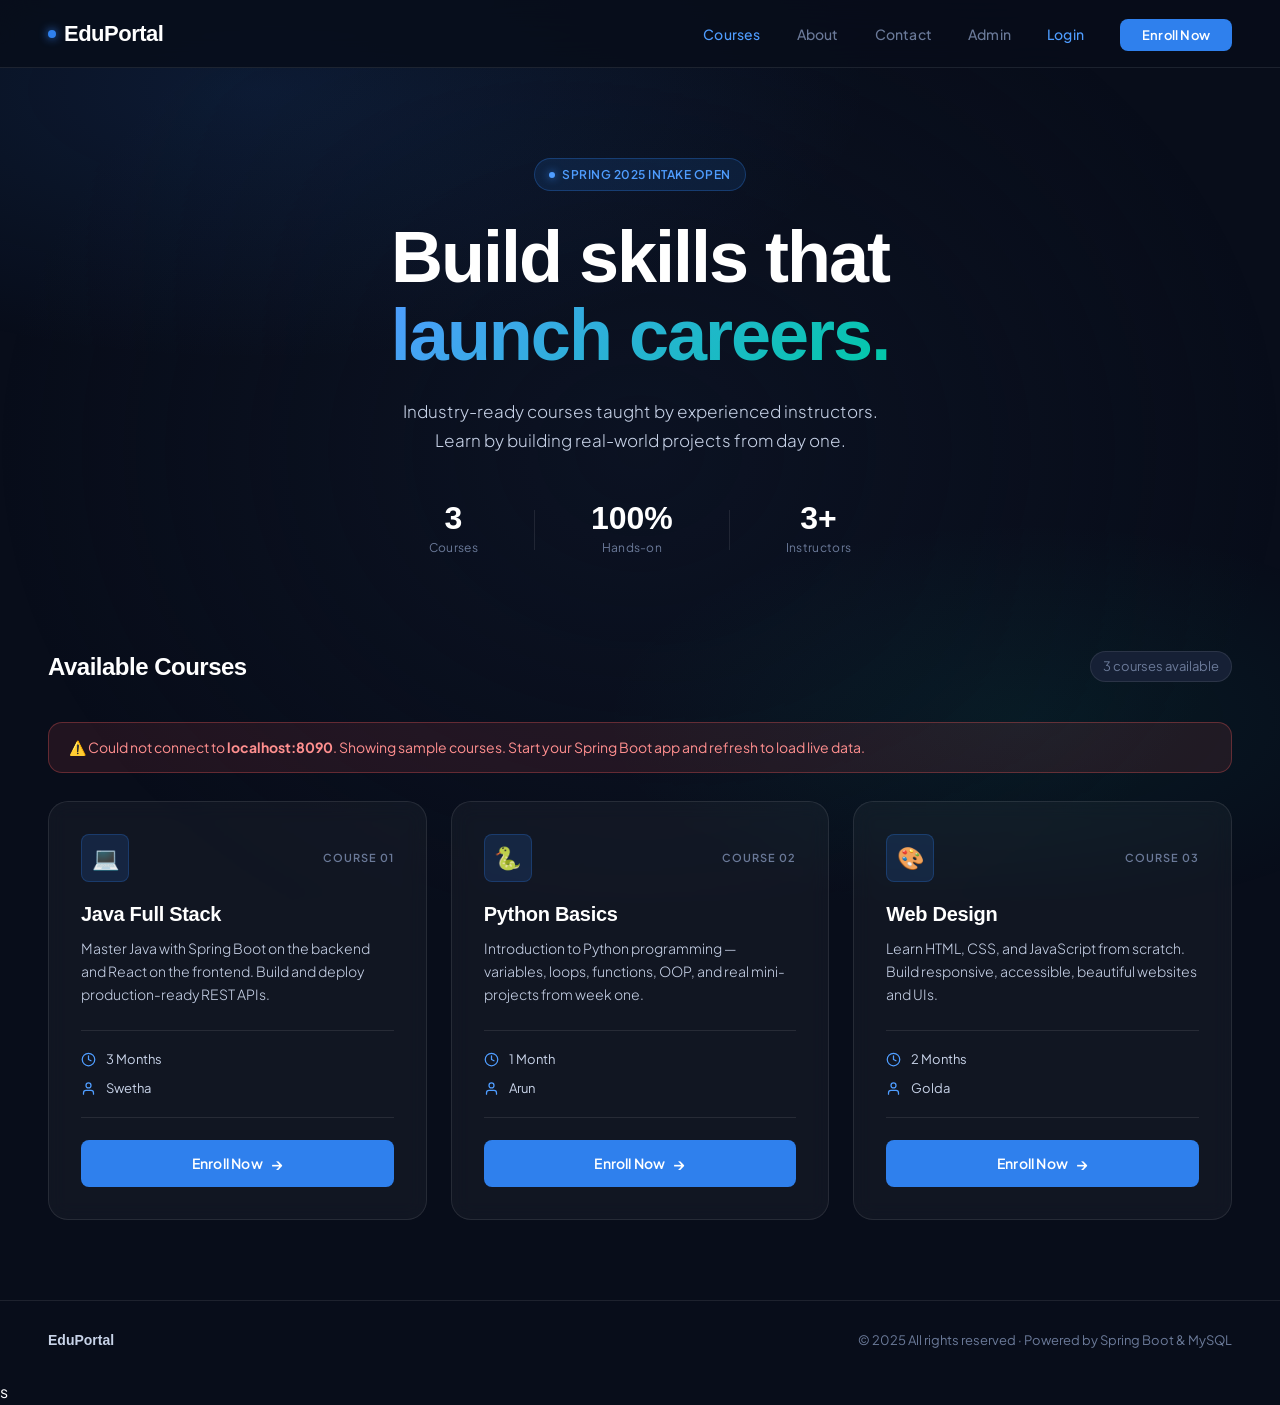
<file: src/main/resources/static/index.html>
<!DOCTYPE html>
<html lang="en">
<head>
  <meta charset="UTF-8" />
  <meta name="viewport" content="width=device-width, initial-scale=1.0" />
  <title>EduPortal — Available Courses</title>
  <link rel="stylesheet" href="style.css" />
</head>
<body>

  <!-- NAVBAR -->
  <nav class="navbar">
    <a class="navbar-brand" href="index.html">
      <div class="dot"></div>
      EduPortal
    </a>
    <ul class="navbar-links">
      <li><a href="index.html" class="active">Courses</a></li>
      <li><a href="about.html">About</a></li>
      <li><a href="contact.html">Contact</a></li>
      <li><a href="admin.html">Admin</a></li>
      <li id="nav-auth"></li>
      <li><a href="enrollment.html" class="btn-nav">Enroll Now</a></li>
    </ul>
  </nav>

  <!-- HERO -->
  <section class="hero">
    <div class="hero-badge">Spring 2025 Intake Open</div>
    <h1 class="hero-title">
      Build skills that<br>
      <span class="highlight">launch careers.</span>
    </h1>
    <p class="hero-subtitle">
      Industry-ready courses taught by experienced instructors.
      Learn by building real-world projects from day one.
    </p>
    <div class="hero-stats">
      <div class="stat-item">
        <div class="stat-num" id="stat-courses">—</div>
        <div class="stat-label">Courses</div>
      </div>
      <div class="stat-divider"></div>
      <div class="stat-item">
        <div class="stat-num">100%</div>
        <div class="stat-label">Hands-on</div>
      </div>
      <div class="stat-divider"></div>
      <div class="stat-item">
        <div class="stat-num">3+</div>
        <div class="stat-label">Instructors</div>
      </div>
    </div>
  </section>

  <!-- COURSES -->
  <section class="section">
    <div class="section-header">
      <h2 class="section-title">Available Courses</h2>
      <span class="section-count" id="result-count">Loading…</span>
    </div>

    <div class="error-banner" id="error-banner">
      ⚠️ Could not connect to <strong>localhost:8090</strong>. Showing sample courses.
      Start your Spring Boot app and refresh to load live data.
    </div>

    <div class="loader" id="loader">
      <div class="loader-ring"></div>
      Fetching courses from server…
    </div>

    <div class="course-grid" id="course-grid"></div>
  </section>

  <!-- FOOTER -->
  <footer class="footer">
    <span class="footer-brand">EduPortal</span>
    <span>© 2025 All rights reserved · Powered by Spring Boot &amp; MySQL</span>
  </footer>

  <!-- TOAST -->
  <div class="toast" id="toast">
    <span class="toast-icon">✓</span>
    <span id="toast-msg">Done!</span>
  </div>

  <script>
    const API_BASE = 'https://studentcourseregistration-production.up.railway.app/api';
    const ICONS    = ['💻', '🐍', '🎨', '📱', '☁️', '🔧', '📊', '🤖'];

    const FALLBACK = [
      { id: 1, title: 'Java Full Stack', instructor: 'Swetha', duration: '3 Months',
        description: 'Master Java with Spring Boot on the backend and React on the frontend. Build and deploy production-ready REST APIs.' },
      { id: 2, title: 'Python Basics',   instructor: 'Arun', duration: '1 Month',
        description: 'Introduction to Python programming — variables, loops, functions, OOP, and real mini-projects from week one.' },
      { id: 3, title: 'Web Design',      instructor: 'Golda', duration: '2 Months',
        description: 'Learn HTML, CSS, and JavaScript from scratch. Build responsive, accessible, beautiful websites and UIs.' },
    ];

    function buildCard(course, index) {
      const icon = ICONS[index % ICONS.length];
      const card = document.createElement('div');
      card.className = 'course-card';
      card.style.animationDelay = (index * 0.1) + 's';
      card.innerHTML = `
        <div class="card-header">
          <div class="card-icon">${icon}</div>
          <span class="card-id">Course ${String(course.id).padStart(2,'0')}</span>
        </div>
        <div class="card-title">${course.title || 'Untitled'}</div>
        <div class="card-desc">${course.description || 'No description provided.'}</div>
        <div class="card-meta">
          <div class="meta-item">
            <svg width="15" height="15" viewBox="0 0 24 24" fill="none" stroke="currentColor"
                 stroke-width="2" stroke-linecap="round" stroke-linejoin="round">
              <circle cx="12" cy="12" r="10"/><polyline points="12 6 12 12 16 14"/>
            </svg>
            <span>${course.duration || '—'}</span>
          </div>
          <div class="meta-item">
            <svg width="15" height="15" viewBox="0 0 24 24" fill="none" stroke="currentColor"
                 stroke-width="2" stroke-linecap="round" stroke-linejoin="round">
              <path d="M20 21v-2a4 4 0 0 0-4-4H8a4 4 0 0 0-4 4v2"/>
              <circle cx="12" cy="7" r="4"/>
            </svg>
            <span>${course.instructor || '—'}</span>
          </div>
        </div>
        <button class="btn btn-primary"
          onclick="goEnroll(${course.id}, '${encodeURIComponent(course.title)}')">
          Enroll Now <span class="btn-icon">→</span>
        </button>
      `;
      return card;
    }

    function renderCourses(courses) {
      const grid = document.getElementById('course-grid');
      grid.innerHTML = '';
      courses.forEach((c, i) => grid.appendChild(buildCard(c, i)));
      document.getElementById('stat-courses').textContent = courses.length;
      document.getElementById('result-count').textContent =
        courses.length + ' course' + (courses.length !== 1 ? 's' : '') + ' available';
    }

    function goEnroll(id, title) {
      window.location.href = `enrollment.html?courseId=${id}&courseTitle=${title}`;
    }

    function showToast(msg) {
      const t = document.getElementById('toast');
      document.getElementById('toast-msg').textContent = msg;
      t.classList.add('show');
      setTimeout(() => t.classList.remove('show'), 3500);
    }

    async function loadCourses() {
      try {
        const res = await fetch(`${API_BASE}/courses`);
        if (!res.ok) throw new Error('HTTP ' + res.status);
        const data = await res.json();
        document.getElementById('loader').style.display = 'none';
        renderCourses(data);
        showToast('Courses loaded from server ✓');
      } catch(e) {
        document.getElementById('loader').style.display = 'none';
        document.getElementById('error-banner').classList.add('show');
        renderCourses(FALLBACK);
      }
    }

    loadCourses();

    // ── Nav auth state ──
    (function() {
      const navAuth = document.getElementById('nav-auth');
      if (!navAuth) return;
      const name = localStorage.getItem('userName');
      if (name) {
        navAuth.innerHTML = `<a href="#" onclick="logout()" style="color:var(--muted);font-size:14px;font-weight:500;text-decoration:none;">Hi, ${name.split(' ')[0]} · Logout</a>`;
      } else {
        navAuth.innerHTML = `<a href="login.html" style="color:var(--blue-bright);font-size:14px;font-weight:500;text-decoration:none;">Login</a>`;
      }
    })();

    function logout() {
      localStorage.removeItem('userId');
      localStorage.removeItem('userName');
      localStorage.removeItem('userEmail');
      localStorage.removeItem('userRole');
      window.location.href = 'login.html';
    }
  </script>
</body>
</html>s
</file>
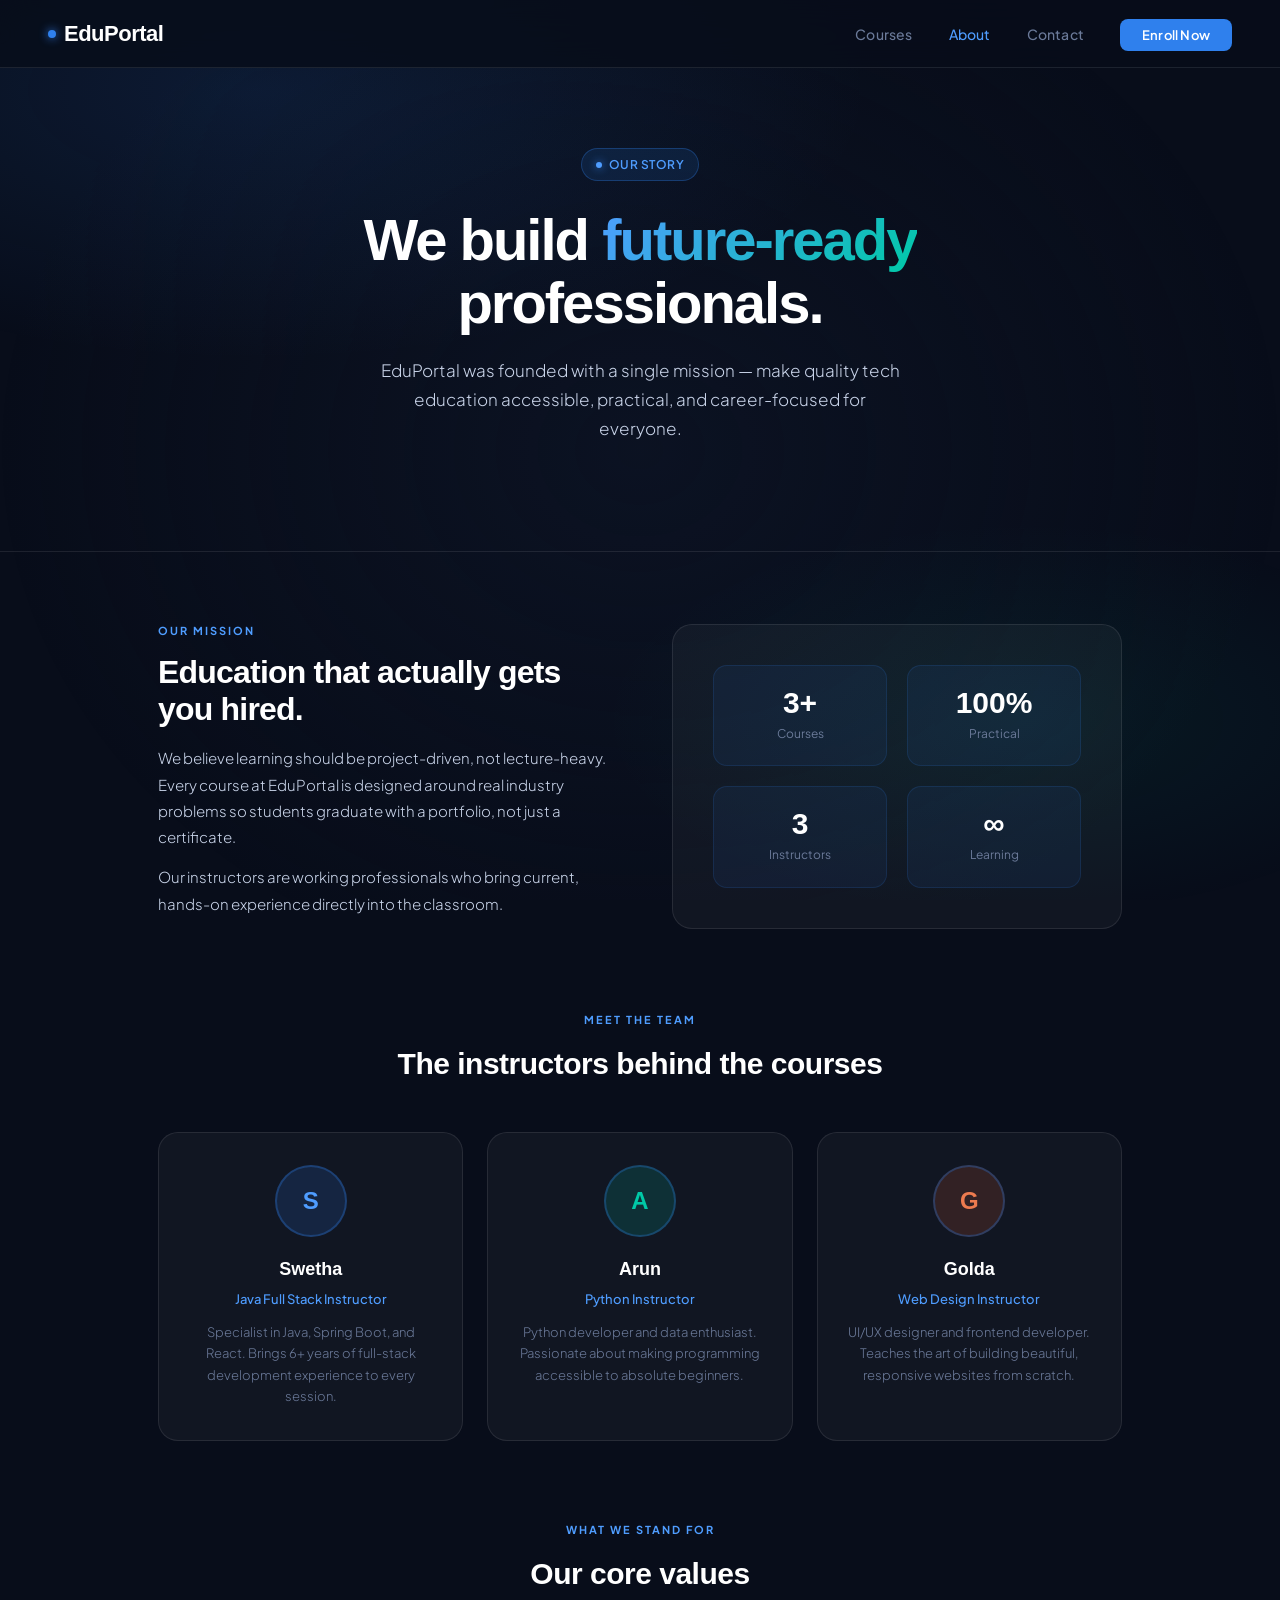
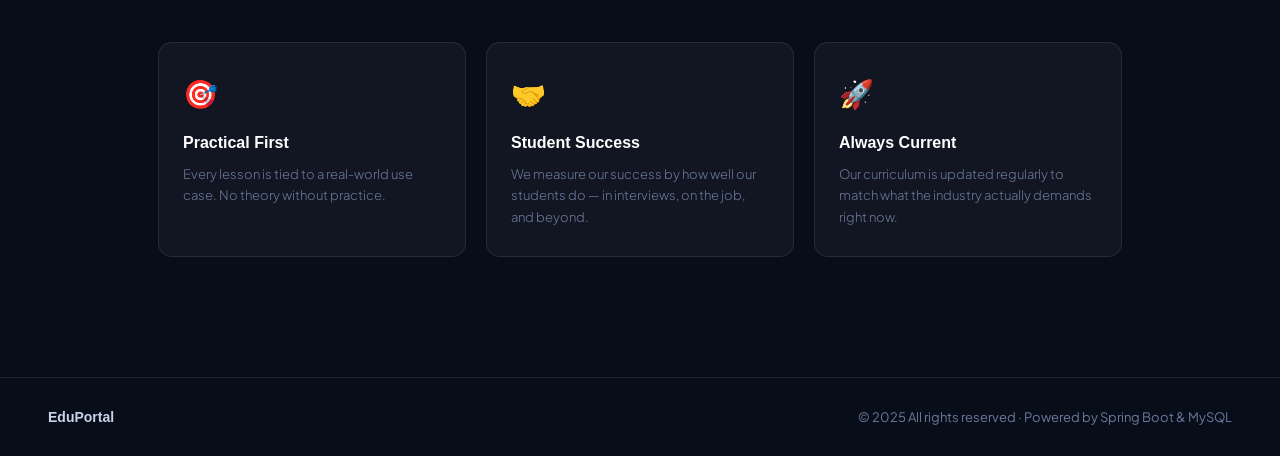
<file: src/main/resources/static/about.html>
<!DOCTYPE html>
<html lang="en">
<head>
  <meta charset="UTF-8" />
  <meta name="viewport" content="width=device-width, initial-scale=1.0" />
  <title>EduPortal — About Us</title>
  <link rel="stylesheet" href="style.css" />
  <style>
    /* ── ABOUT PAGE SPECIFIC ── */
    .about-hero {
      padding: 80px 48px 60px;
      text-align: center;
      border-bottom: 1px solid var(--card-border);
    }

    .about-hero .hero-title { font-size: clamp(36px, 5vw, 58px); }

    .about-body {
      max-width: 1060px;
      margin: 0 auto;
      padding: 70px 48px 80px;
    }

    /* MISSION */
    .mission-block {
      display: grid;
      grid-template-columns: 1fr 1fr;
      gap: 64px;
      align-items: center;
      margin-bottom: 80px;
    }

    .mission-text .section-label {
      font-size: 11px;
      font-weight: 700;
      letter-spacing: 2px;
      color: var(--blue-bright);
      text-transform: uppercase;
      margin-bottom: 14px;
    }

    .mission-text h2 {
      font-family: var(--font-display);
      font-size: 32px;
      font-weight: 700;
      letter-spacing: -0.8px;
      line-height: 1.15;
      margin-bottom: 18px;
    }

    .mission-text p {
      font-size: 15px;
      color: var(--off-white);
      font-weight: 300;
      line-height: 1.75;
      margin-bottom: 14px;
    }

    .mission-visual {
      background: var(--card-bg);
      border: 1px solid var(--card-border);
      border-radius: var(--radius-lg);
      padding: 40px;
      display: grid;
      grid-template-columns: 1fr 1fr;
      gap: 20px;
    }

    .mission-stat {
      background: rgba(47,128,237,0.07);
      border: 1px solid rgba(47,128,237,0.15);
      border-radius: var(--radius-md);
      padding: 22px;
      text-align: center;
    }

    .mission-stat .num {
      font-family: var(--font-display);
      font-size: 30px;
      font-weight: 700;
      color: var(--white);
      line-height: 1;
      margin-bottom: 6px;
    }

    .mission-stat .lbl {
      font-size: 12px;
      color: var(--muted);
    }

    /* TEAM */
    .team-section { margin-bottom: 80px; }

    .team-header {
      text-align: center;
      margin-bottom: 44px;
    }

    .team-header .section-label {
      font-size: 11px;
      font-weight: 700;
      letter-spacing: 2px;
      color: var(--blue-bright);
      text-transform: uppercase;
      margin-bottom: 12px;
    }

    .team-header h2 {
      font-family: var(--font-display);
      font-size: 30px;
      font-weight: 700;
      letter-spacing: -0.5px;
    }

    .team-grid {
      display: grid;
      grid-template-columns: repeat(3, 1fr);
      gap: 24px;
    }

    .team-card {
      background: var(--card-bg);
      border: 1px solid var(--card-border);
      border-radius: var(--radius-lg);
      padding: 32px 28px;
      text-align: center;
      transition: transform var(--transition), border-color var(--transition);
      animation: fadeUp 0.5s ease both;
    }

    .team-card:hover {
      transform: translateY(-5px);
      border-color: rgba(47,128,237,0.35);
    }

    .team-card:nth-child(2) { animation-delay: 0.1s; }
    .team-card:nth-child(3) { animation-delay: 0.2s; }

    .avatar {
      width: 72px; height: 72px;
      border-radius: 50%;
      display: flex;
      align-items: center;
      justify-content: center;
      font-family: var(--font-display);
      font-size: 24px;
      font-weight: 700;
      margin: 0 auto 18px;
      border: 2px solid rgba(47,128,237,0.3);
    }

    .avatar-blue  { background: rgba(47,128,237,0.15); color: var(--blue-bright); }
    .avatar-teal  { background: rgba(0,201,167,0.15);  color: var(--teal); }
    .avatar-coral { background: rgba(237,100,47,0.15); color: #ed7b4f; }

    .team-name {
      font-family: var(--font-display);
      font-size: 18px;
      font-weight: 600;
      margin-bottom: 5px;
    }

    .team-role {
      font-size: 13px;
      color: var(--blue-bright);
      font-weight: 500;
      margin-bottom: 12px;
    }

    .team-bio {
      font-size: 13px;
      color: var(--muted);
      line-height: 1.65;
      font-weight: 300;
    }

    /* VALUES */
    .values-section { margin-bottom: 40px; }

    .values-grid {
      display: grid;
      grid-template-columns: repeat(3, 1fr);
      gap: 20px;
      margin-top: 44px;
    }

    .value-card {
      background: var(--card-bg);
      border: 1px solid var(--card-border);
      border-radius: var(--radius-md);
      padding: 28px 24px;
      animation: fadeUp 0.5s ease both;
    }

    .value-card:nth-child(2) { animation-delay: 0.08s; }
    .value-card:nth-child(3) { animation-delay: 0.16s; }

    .value-icon {
      font-size: 28px;
      margin-bottom: 14px;
    }

    .value-title {
      font-family: var(--font-display);
      font-size: 16px;
      font-weight: 600;
      margin-bottom: 8px;
    }

    .value-desc {
      font-size: 13px;
      color: var(--muted);
      line-height: 1.65;
      font-weight: 300;
    }

    @media (max-width: 820px) {
      .about-hero, .about-body { padding-left: 20px; padding-right: 20px; }
      .mission-block { grid-template-columns: 1fr; gap: 36px; }
      .team-grid, .values-grid { grid-template-columns: 1fr; }
    }
  </style>
</head>
<body>

  <!-- NAVBAR -->
  <nav class="navbar">
    <a class="navbar-brand" href="index.html">
      <div class="dot"></div>
      EduPortal
    </a>
    <ul class="navbar-links">
      <li><a href="index.html">Courses</a></li>
      <li><a href="about.html" class="active">About</a></li>
      <li><a href="contact.html">Contact</a></li>
      <li><a href="enrollment.html" class="btn-nav">Enroll Now</a></li>
    </ul>
  </nav>

  <!-- HERO -->
  <section class="about-hero">
    <div class="hero-badge">Our Story</div>
    <h1 class="hero-title">
      We build <span class="highlight">future-ready</span><br>professionals.
    </h1>
    <p class="hero-subtitle">
      EduPortal was founded with a single mission — make quality tech education
      accessible, practical, and career-focused for everyone.
    </p>
  </section>

  <div class="about-body">

    <!-- MISSION -->
    <div class="mission-block">
      <div class="mission-text">
        <div class="section-label">Our Mission</div>
        <h2>Education that actually gets you hired.</h2>
        <p>
          We believe learning should be project-driven, not lecture-heavy.
          Every course at EduPortal is designed around real industry problems
          so students graduate with a portfolio, not just a certificate.
        </p>
        <p>
          Our instructors are working professionals who bring current,
          hands-on experience directly into the classroom.
        </p>
      </div>
      <div class="mission-visual">
        <div class="mission-stat">
          <div class="num">3+</div>
          <div class="lbl">Courses</div>
        </div>
        <div class="mission-stat">
          <div class="num">100%</div>
          <div class="lbl">Practical</div>
        </div>
        <div class="mission-stat">
          <div class="num">3</div>
          <div class="lbl">Instructors</div>
        </div>
        <div class="mission-stat">
          <div class="num">∞</div>
          <div class="lbl">Learning</div>
        </div>
      </div>
    </div>

    <!-- TEAM -->
    <div class="team-section">
      <div class="team-header">
        <div class="section-label">Meet the Team</div>
        <h2>The instructors behind the courses</h2>
      </div>
      <div class="team-grid">
        <div class="team-card">
          <div class="avatar avatar-blue">S</div>
          <div class="team-name">Swetha</div>
          <div class="team-role">Java Full Stack Instructor</div>
          <div class="team-bio">Specialist in Java, Spring Boot, and React. Brings 6+ years of full-stack development experience to every session.</div>
        </div>
        <div class="team-card">
          <div class="avatar avatar-teal">A</div>
          <div class="team-name">Arun</div>
          <div class="team-role">Python Instructor</div>
          <div class="team-bio">Python developer and data enthusiast. Passionate about making programming accessible to absolute beginners.</div>
        </div>
        <div class="team-card">
          <div class="avatar avatar-coral">G</div>
          <div class="team-name">Golda</div>
          <div class="team-role">Web Design Instructor</div>
          <div class="team-bio">UI/UX designer and frontend developer. Teaches the art of building beautiful, responsive websites from scratch.</div>
        </div>
      </div>
    </div>

    <!-- VALUES -->
    <div class="values-section">
      <div class="team-header">
        <div class="section-label">What We Stand For</div>
        <h2>Our core values</h2>
      </div>
      <div class="values-grid">
        <div class="value-card">
          <div class="value-icon">🎯</div>
          <div class="value-title">Practical First</div>
          <div class="value-desc">Every lesson is tied to a real-world use case. No theory without practice.</div>
        </div>
        <div class="value-card">
          <div class="value-icon">🤝</div>
          <div class="value-title">Student Success</div>
          <div class="value-desc">We measure our success by how well our students do — in interviews, on the job, and beyond.</div>
        </div>
        <div class="value-card">
          <div class="value-icon">🚀</div>
          <div class="value-title">Always Current</div>
          <div class="value-desc">Our curriculum is updated regularly to match what the industry actually demands right now.</div>
        </div>
      </div>
    </div>

  </div>

  <!-- FOOTER -->
  <footer class="footer">
    <span class="footer-brand">EduPortal</span>
    <span>© 2025 All rights reserved · Powered by Spring Boot &amp; MySQL</span>
  </footer>

</body>
</html>
</file>
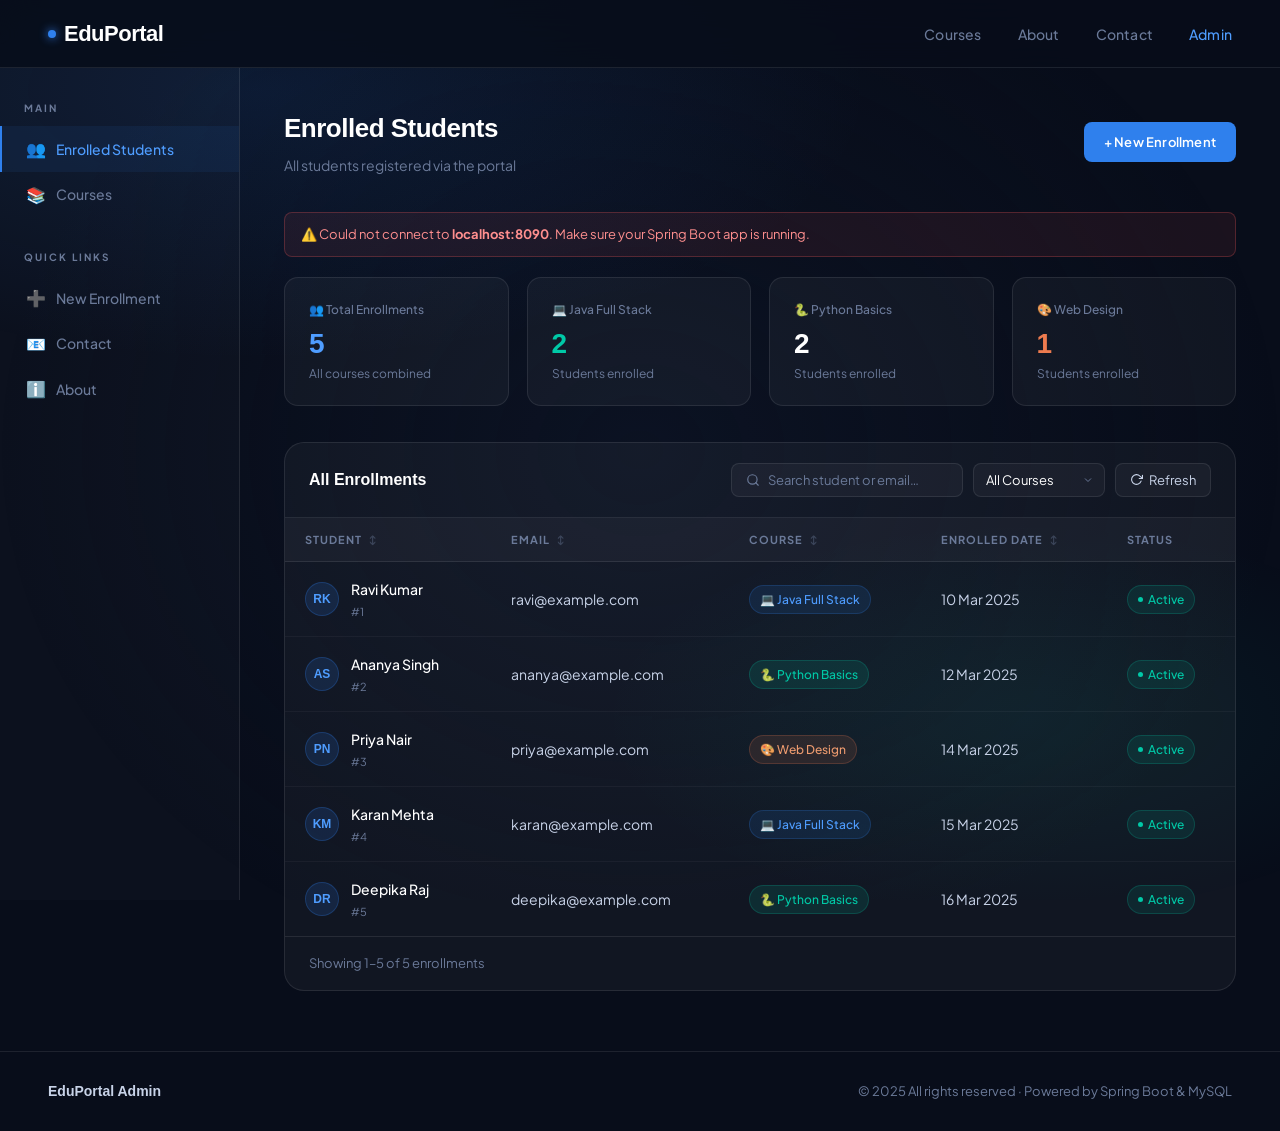
<file: src/main/resources/static/admin.html>
<!DOCTYPE html>
<html lang="en">
<head>
  <meta charset="UTF-8" />
  <meta name="viewport" content="width=device-width, initial-scale=1.0" />
  <title>EduPortal — Admin Dashboard</title>
  <link rel="stylesheet" href="style.css" />
  <style>
    /* ── ADMIN PAGE SPECIFIC ── */
    .admin-layout {
      display: flex;
      min-height: calc(100vh - 68px);
    }

    /* SIDEBAR */
    .sidebar {
      width: 240px;
      background: rgba(255,255,255,0.02);
      border-right: 1px solid var(--card-border);
      padding: 32px 0;
      flex-shrink: 0;
      position: sticky;
      top: 68px;
      height: calc(100vh - 68px);
      overflow-y: auto;
    }

    .sidebar-label {
      font-size: 10px;
      font-weight: 700;
      letter-spacing: 2px;
      color: var(--muted);
      text-transform: uppercase;
      padding: 0 24px;
      margin-bottom: 10px;
    }

    .sidebar-nav { list-style: none; margin-bottom: 32px; }

    .sidebar-nav li a {
      display: flex;
      align-items: center;
      gap: 10px;
      padding: 10px 24px;
      font-size: 14px;
      font-weight: 500;
      color: var(--muted);
      text-decoration: none;
      transition: color var(--transition), background var(--transition);
      border-left: 2px solid transparent;
    }

    .sidebar-nav li a:hover {
      color: var(--white);
      background: rgba(255,255,255,0.04);
    }

    .sidebar-nav li a.active {
      color: var(--blue-bright);
      background: rgba(47,128,237,0.08);
      border-left-color: var(--blue);
    }

    .sidebar-icon { font-size: 16px; }

    /* MAIN CONTENT */
    .admin-main {
      flex: 1;
      padding: 40px 44px 60px;
      overflow-x: hidden;
    }

    .admin-header {
      display: flex;
      align-items: center;
      justify-content: space-between;
      margin-bottom: 36px;
    }

    .admin-title {
      font-family: var(--font-display);
      font-size: 26px;
      font-weight: 700;
      letter-spacing: -0.5px;
    }

    .admin-subtitle {
      font-size: 14px;
      color: var(--muted);
      margin-top: 4px;
    }

    .header-actions {
      display: flex;
      align-items: center;
      gap: 12px;
    }

    /* STAT CARDS */
    .stats-row {
      display: grid;
      grid-template-columns: repeat(4, 1fr);
      gap: 18px;
      margin-bottom: 36px;
    }

    .stat-card {
      background: var(--card-bg);
      border: 1px solid var(--card-border);
      border-radius: var(--radius-md);
      padding: 22px 24px;
      animation: fadeUp 0.4s ease both;
    }

    .stat-card:nth-child(2) { animation-delay: 0.05s; }
    .stat-card:nth-child(3) { animation-delay: 0.10s; }
    .stat-card:nth-child(4) { animation-delay: 0.15s; }

    .stat-card-label {
      font-size: 12px;
      color: var(--muted);
      font-weight: 500;
      margin-bottom: 10px;
      display: flex;
      align-items: center;
      gap: 6px;
    }

    .stat-card-value {
      font-family: var(--font-display);
      font-size: 28px;
      font-weight: 700;
      color: var(--white);
      line-height: 1;
    }

    .stat-card-sub {
      font-size: 12px;
      color: var(--muted);
      margin-top: 6px;
    }

    .stat-card.blue  .stat-card-value { color: var(--blue-bright); }
    .stat-card.teal  .stat-card-value { color: var(--teal); }
    .stat-card.coral .stat-card-value { color: #ed7b4f; }

    /* TABLE SECTION */
    .table-section {
      background: var(--card-bg);
      border: 1px solid var(--card-border);
      border-radius: var(--radius-lg);
      overflow: hidden;
      animation: fadeUp 0.5s 0.2s ease both;
    }

    .table-toolbar {
      display: flex;
      align-items: center;
      justify-content: space-between;
      gap: 16px;
      padding: 20px 24px;
      border-bottom: 1px solid var(--card-border);
      flex-wrap: wrap;
    }

    .table-title {
      font-family: var(--font-display);
      font-size: 16px;
      font-weight: 600;
    }

    .toolbar-right {
      display: flex;
      align-items: center;
      gap: 10px;
    }

    /* SEARCH */
    .search-box {
      display: flex;
      align-items: center;
      gap: 8px;
      background: rgba(255,255,255,0.04);
      border: 1px solid var(--card-border);
      border-radius: var(--radius-sm);
      padding: 8px 14px;
      transition: border-color var(--transition);
    }

    .search-box:focus-within {
      border-color: var(--blue);
    }

    .search-box svg { color: var(--muted); flex-shrink: 0; }

    .search-box input {
      background: transparent;
      border: none;
      outline: none;
      font-family: var(--font-body);
      font-size: 13px;
      color: var(--white);
      width: 180px;
    }

    .search-box input::placeholder { color: var(--muted); }

    /* FILTER */
    .filter-select {
      background: rgba(255,255,255,0.04);
      border: 1px solid var(--card-border);
      border-radius: var(--radius-sm);
      padding: 8px 32px 8px 12px;
      font-family: var(--font-body);
      font-size: 13px;
      color: var(--white);
      outline: none;
      cursor: pointer;
      appearance: none;
      background-image: url("data:image/svg+xml,%3Csvg xmlns='http://www.w3.org/2000/svg' width='12' height='12' viewBox='0 0 24 24' fill='none' stroke='%236b7a99' stroke-width='2'%3E%3Cpolyline points='6 9 12 15 18 9'/%3E%3C/svg%3E");
      background-repeat: no-repeat;
      background-position: right 10px center;
      transition: border-color var(--transition);
    }

    .filter-select:focus { border-color: var(--blue); }
    .filter-select option { background: #162035; }

    /* REFRESH BTN */
    .refresh-btn {
      display: flex;
      align-items: center;
      gap: 6px;
      background: rgba(255,255,255,0.04);
      border: 1px solid var(--card-border);
      border-radius: var(--radius-sm);
      padding: 8px 14px;
      font-family: var(--font-body);
      font-size: 13px;
      color: var(--off-white);
      cursor: pointer;
      transition: border-color var(--transition), color var(--transition);
    }

    .refresh-btn:hover { border-color: rgba(47,128,237,0.4); color: var(--white); }
    .refresh-btn.spinning svg { animation: spin 0.6s linear infinite; }

    /* TABLE */
    .table-wrap { overflow-x: auto; }

    table {
      width: 100%;
      border-collapse: collapse;
      font-size: 14px;
    }

    thead tr {
      background: rgba(255,255,255,0.03);
      border-bottom: 1px solid var(--card-border);
    }

    th {
      padding: 13px 20px;
      text-align: left;
      font-size: 11px;
      font-weight: 700;
      color: var(--muted);
      letter-spacing: 1px;
      text-transform: uppercase;
      white-space: nowrap;
      cursor: pointer;
      user-select: none;
    }

    th:hover { color: var(--off-white); }

    th .sort-icon {
      display: inline-block;
      margin-left: 4px;
      opacity: 0.4;
      font-size: 10px;
    }

    th.sorted .sort-icon { opacity: 1; color: var(--blue-bright); }

    tbody tr {
      border-bottom: 1px solid rgba(255,255,255,0.04);
      transition: background var(--transition);
    }

    tbody tr:last-child { border-bottom: none; }
    tbody tr:hover { background: rgba(255,255,255,0.03); }

    td {
      padding: 16px 20px;
      color: var(--off-white);
      vertical-align: middle;
    }

    /* STUDENT CELL */
    .student-cell {
      display: flex;
      align-items: center;
      gap: 12px;
    }

    .student-avatar {
      width: 34px; height: 34px;
      border-radius: 50%;
      background: rgba(47,128,237,0.15);
      border: 1px solid rgba(47,128,237,0.25);
      display: flex;
      align-items: center;
      justify-content: center;
      font-family: var(--font-display);
      font-size: 12px;
      font-weight: 700;
      color: var(--blue-bright);
      flex-shrink: 0;
    }

    .student-name {
      font-weight: 500;
      color: var(--white);
      font-size: 14px;
    }

    .student-id {
      font-size: 11px;
      color: var(--muted);
      margin-top: 2px;
    }

    /* COURSE BADGE */
    .course-badge {
      display: inline-flex;
      align-items: center;
      gap: 5px;
      padding: 4px 10px;
      border-radius: 20px;
      font-size: 12px;
      font-weight: 500;
    }

    .badge-java   { background: rgba(47,128,237,0.12); color: var(--blue-bright); border: 1px solid rgba(47,128,237,0.2); }
    .badge-python { background: rgba(0,201,167,0.12);  color: var(--teal);        border: 1px solid rgba(0,201,167,0.2); }
    .badge-web    { background: rgba(237,123,79,0.12); color: #ed9b6f;            border: 1px solid rgba(237,123,79,0.2); }
    .badge-other  { background: rgba(255,255,255,0.06); color: var(--off-white);  border: 1px solid var(--card-border); }

    /* STATUS BADGE */
    .status-badge {
      display: inline-flex;
      align-items: center;
      gap: 5px;
      padding: 4px 10px;
      border-radius: 20px;
      font-size: 12px;
      font-weight: 500;
      background: rgba(0,201,167,0.1);
      color: var(--teal);
      border: 1px solid rgba(0,201,167,0.2);
    }

    .status-badge::before {
      content: '';
      width: 5px; height: 5px;
      background: var(--teal);
      border-radius: 50%;
    }

    /* EMPTY / LOADER STATE */
    .table-empty {
      text-align: center;
      padding: 64px 24px;
      color: var(--muted);
    }

    .table-empty .empty-icon { font-size: 40px; margin-bottom: 14px; }
    .table-empty .empty-title { font-family: var(--font-display); font-size: 18px; font-weight: 600; color: var(--off-white); margin-bottom: 8px; }
    .table-empty .empty-sub { font-size: 14px; font-weight: 300; }

    .table-loader {
      display: flex;
      align-items: center;
      justify-content: center;
      gap: 12px;
      padding: 64px 24px;
      color: var(--muted);
      font-size: 14px;
    }

    /* PAGINATION */
    .table-footer {
      display: flex;
      align-items: center;
      justify-content: space-between;
      padding: 16px 24px;
      border-top: 1px solid var(--card-border);
      font-size: 13px;
      color: var(--muted);
      flex-wrap: wrap;
      gap: 12px;
    }

    .pagination {
      display: flex;
      align-items: center;
      gap: 4px;
    }

    .page-btn {
      width: 32px; height: 32px;
      border-radius: 6px;
      background: transparent;
      border: 1px solid var(--card-border);
      color: var(--muted);
      font-size: 13px;
      cursor: pointer;
      display: flex;
      align-items: center;
      justify-content: center;
      transition: all var(--transition);
      font-family: var(--font-body);
    }

    .page-btn:hover:not(:disabled) { border-color: var(--blue); color: var(--white); }
    .page-btn.active { background: var(--blue); border-color: var(--blue); color: var(--white); }
    .page-btn:disabled { opacity: 0.3; cursor: not-allowed; }

    /* ERROR BANNER */
    .api-error {
      display: none;
      background: rgba(255,92,92,0.08);
      border: 1px solid rgba(255,92,92,0.25);
      border-radius: var(--radius-sm);
      padding: 12px 16px;
      font-size: 13px;
      color: #ff8f8f;
      margin-bottom: 20px;
      line-height: 1.5;
    }
    .api-error.show { display: block; }

    @media (max-width: 900px) {
      .sidebar { display: none; }
      .admin-main { padding: 28px 20px 48px; }
      .stats-row { grid-template-columns: repeat(2, 1fr); }
      .table-toolbar { flex-direction: column; align-items: flex-start; }
    }
  </style>
</head>
<body>

  <!-- NAVBAR -->
  <nav class="navbar">
    <a class="navbar-brand" href="index.html">
      <div class="dot"></div>
      EduPortal
    </a>
    <ul class="navbar-links">
      <li><a href="index.html">Courses</a></li>
      <li><a href="about.html">About</a></li>
      <li><a href="contact.html">Contact</a></li>
      <li><a href="admin.html" class="active" style="color:var(--blue-bright)">Admin</a></li>
    </ul>
  </nav>

  <div class="admin-layout">

    <!-- SIDEBAR -->
    <aside class="sidebar">
      <div class="sidebar-label">Main</div>
      <ul class="sidebar-nav">
        <li><a href="#" class="active"><span class="sidebar-icon">👥</span> Enrolled Students</a></li>
        <li><a href="index.html"><span class="sidebar-icon">📚</span> Courses</a></li>
      </ul>
      <div class="sidebar-label">Quick Links</div>
      <ul class="sidebar-nav">
        <li><a href="enrollment.html"><span class="sidebar-icon">➕</span> New Enrollment</a></li>
        <li><a href="contact.html"><span class="sidebar-icon">📧</span> Contact</a></li>
        <li><a href="about.html"><span class="sidebar-icon">ℹ️</span> About</a></li>
      </ul>
    </aside>

    <!-- MAIN -->
    <main class="admin-main">

      <div class="admin-header">
        <div>
          <div class="admin-title">Enrolled Students</div>
          <div class="admin-subtitle">All students registered via the portal</div>
        </div>
        <div class="header-actions">
          <a href="enrollment.html" class="btn btn-primary" style="padding:10px 20px;font-size:13px;">
            + New Enrollment
          </a>
        </div>
      </div>

      <!-- ERROR BANNER -->
      <div class="api-error" id="api-error">
        ⚠️ Could not connect to <strong>localhost:8090</strong>. Make sure your Spring Boot app is running.
      </div>

      <!-- STAT CARDS -->
      <div class="stats-row">
        <div class="stat-card blue">
          <div class="stat-card-label">👥 Total Enrollments</div>
          <div class="stat-card-value" id="stat-total">—</div>
          <div class="stat-card-sub">All courses combined</div>
        </div>
        <div class="stat-card teal">
          <div class="stat-card-label">💻 Java Full Stack</div>
          <div class="stat-card-value" id="stat-java">—</div>
          <div class="stat-card-sub">Students enrolled</div>
        </div>
        <div class="stat-card">
          <div class="stat-card-label">🐍 Python Basics</div>
          <div class="stat-card-value" id="stat-python">—</div>
          <div class="stat-card-sub">Students enrolled</div>
        </div>
        <div class="stat-card coral">
          <div class="stat-card-label">🎨 Web Design</div>
          <div class="stat-card-value" id="stat-web">—</div>
          <div class="stat-card-sub">Students enrolled</div>
        </div>
      </div>

      <!-- TABLE -->
      <div class="table-section">
        <div class="table-toolbar">
          <div class="table-title">All Enrollments</div>
          <div class="toolbar-right">
            <!-- Search -->
            <div class="search-box">
              <svg width="14" height="14" viewBox="0 0 24 24" fill="none"
                   stroke="currentColor" stroke-width="2" stroke-linecap="round" stroke-linejoin="round">
                <circle cx="11" cy="11" r="8"/><line x1="21" y1="21" x2="16.65" y2="16.65"/>
              </svg>
              <input type="text" id="search-input" placeholder="Search student or email…"
                     oninput="applyFilters()" />
            </div>
            <!-- Filter by course -->
            <select class="filter-select" id="course-filter" onchange="applyFilters()">
              <option value="">All Courses</option>
              <option value="Java Full Stack">Java Full Stack</option>
              <option value="Python Basics">Python Basics</option>
              <option value="Web Design">Web Design</option>
            </select>
            <!-- Refresh -->
            <button class="refresh-btn" id="refresh-btn" onclick="loadData()">
              <svg width="13" height="13" viewBox="0 0 24 24" fill="none"
                   stroke="currentColor" stroke-width="2" stroke-linecap="round" stroke-linejoin="round">
                <polyline points="23 4 23 10 17 10"/>
                <path d="M20.49 15a9 9 0 1 1-2.12-9.36L23 10"/>
              </svg>
              Refresh
            </button>
          </div>
        </div>

        <div class="table-wrap">
          <!-- LOADER -->
          <div class="table-loader" id="table-loader">
            <div class="loader-ring"></div>
            Loading enrollments…
          </div>

          <!-- TABLE -->
          <table id="data-table" style="display:none">
            <thead>
              <tr>
                <th onclick="sortBy('name')">Student <span class="sort-icon">↕</span></th>
                <th onclick="sortBy('email')">Email <span class="sort-icon">↕</span></th>
                <th onclick="sortBy('course')">Course <span class="sort-icon">↕</span></th>
                <th onclick="sortBy('date')">Enrolled Date <span class="sort-icon">↕</span></th>
                <th>Status</th>
              </tr>
            </thead>
            <tbody id="table-body"></tbody>
          </table>

          <!-- EMPTY STATE -->
          <div class="table-empty" id="table-empty" style="display:none">
            <div class="empty-icon">📭</div>
            <div class="empty-title">No enrollments found</div>
            <div class="empty-sub" id="empty-sub-text">No students have enrolled yet.</div>
          </div>
        </div>

        <div class="table-footer">
          <span id="table-info">—</span>
          <div class="pagination" id="pagination"></div>
        </div>
      </div>

    </main>
  </div>

  <!-- FOOTER -->
  <footer class="footer">
    <span class="footer-brand">EduPortal Admin</span>
    <span>© 2025 All rights reserved · Powered by Spring Boot &amp; MySQL</span>
  </footer>

  <!-- TOAST -->
  <div class="toast" id="toast">
    <span class="toast-icon">✓</span>
    <span id="toast-msg">Done!</span>
  </div>

  <script>
  const API_BASE = 'https://studentcourseregistration-production.up.railway.app/api';

    let allData      = [];   // raw from API
    let filtered     = [];   // after search/filter
    let sortField    = 'date';
    let sortAsc      = false;
    let currentPage  = 1;
    const PAGE_SIZE  = 10;

    // ── BADGE helper ──
    function courseBadge(title) {
      if (!title) return `<span class="course-badge badge-other">—</span>`;
      const t = title.toLowerCase();
      if (t.includes('java'))   return `<span class="course-badge badge-java">💻 ${title}</span>`;
      if (t.includes('python')) return `<span class="course-badge badge-python">🐍 ${title}</span>`;
      if (t.includes('web'))    return `<span class="course-badge badge-web">🎨 ${title}</span>`;
      return `<span class="course-badge badge-other">${title}</span>`;
    }

    // ── Initials avatar ──
    function initials(name) {
      if (!name) return '?';
      const parts = name.trim().split(' ');
      return parts.length >= 2
        ? (parts[0][0] + parts[parts.length - 1][0]).toUpperCase()
        : parts[0][0].toUpperCase();
    }

    // ── Format date ──
    function formatDate(d) {
      if (!d) return '—';
      try {
        return new Date(d).toLocaleDateString('en-IN', { day:'2-digit', month:'short', year:'numeric' });
      } catch { return d; }
    }

    // ── Render table ──
    function renderTable() {
      const start   = (currentPage - 1) * PAGE_SIZE;
      const page    = filtered.slice(start, start + PAGE_SIZE);
      const tbody   = document.getElementById('table-body');
      const table   = document.getElementById('data-table');
      const empty   = document.getElementById('table-empty');
      const info    = document.getElementById('table-info');

      if (filtered.length === 0) {
        table.style.display  = 'none';
        empty.style.display  = 'block';
        const q = document.getElementById('search-input').value.trim();
        const f = document.getElementById('course-filter').value;
        document.getElementById('empty-sub-text').textContent =
          (q || f) ? 'No results match your search.' : 'No students have enrolled yet.';
        info.textContent = '0 results';
        document.getElementById('pagination').innerHTML = '';
        return;
      }

      table.style.display = 'table';
      empty.style.display = 'none';

      tbody.innerHTML = page.map((row, i) => `
        <tr>
          <td>
            <div class="student-cell">
              <div class="student-avatar">${initials(row.name)}</div>
              <div>
                <div class="student-name">${row.name || '—'}</div>
                <div class="student-id">#${row.enrollmentId || (start + i + 1)}</div>
              </div>
            </div>
          </td>
          <td>${row.email || '—'}</td>
          <td>${courseBadge(row.course)}</td>
          <td>${formatDate(row.date)}</td>
          <td><span class="status-badge">Active</span></td>
        </tr>
      `).join('');

      const total = filtered.length;
      const end   = Math.min(start + PAGE_SIZE, total);
      info.textContent = `Showing ${start + 1}–${end} of ${total} enrollment${total !== 1 ? 's' : ''}`;

      renderPagination(total);
    }

    // ── Pagination ──
    function renderPagination(total) {
      const pages = Math.ceil(total / PAGE_SIZE);
      const el    = document.getElementById('pagination');
      if (pages <= 1) { el.innerHTML = ''; return; }

      let html = `<button class="page-btn" onclick="goPage(${currentPage-1})" ${currentPage===1?'disabled':''}>‹</button>`;
      for (let p = 1; p <= pages; p++) {
        html += `<button class="page-btn ${p===currentPage?'active':''}" onclick="goPage(${p})">${p}</button>`;
      }
      html += `<button class="page-btn" onclick="goPage(${currentPage+1})" ${currentPage===pages?'disabled':''}>›</button>`;
      el.innerHTML = html;
    }

    function goPage(p) {
      const pages = Math.ceil(filtered.length / PAGE_SIZE);
      if (p < 1 || p > pages) return;
      currentPage = p;
      renderTable();
    }

    // ── Sort ──
    function sortBy(field) {
      if (sortField === field) sortAsc = !sortAsc;
      else { sortField = field; sortAsc = true; }

      document.querySelectorAll('th .sort-icon').forEach(el => {
        el.textContent = '↕'; el.closest('th').classList.remove('sorted');
      });
      event.currentTarget.classList.add('sorted');
      event.currentTarget.querySelector('.sort-icon').textContent = sortAsc ? '↑' : '↓';

      filtered.sort((a, b) => {
        let va = a[field] || '', vb = b[field] || '';
        if (field === 'date') { va = new Date(va); vb = new Date(vb); }
        return sortAsc ? (va > vb ? 1 : -1) : (va < vb ? 1 : -1);
      });
      currentPage = 1;
      renderTable();
    }

    // ── Filter ──
    function applyFilters() {
      const q = document.getElementById('search-input').value.toLowerCase().trim();
      const f = document.getElementById('course-filter').value.toLowerCase();
      filtered = allData.filter(row => {
        const matchQ = !q || (row.name||'').toLowerCase().includes(q) || (row.email||'').toLowerCase().includes(q);
        const matchF = !f || (row.course||'').toLowerCase().includes(f);
        return matchQ && matchF;
      });
      currentPage = 1;
      renderTable();
    }

    // ── Update stats ──
    function updateStats(data) {
      document.getElementById('stat-total').textContent  = data.length;
      document.getElementById('stat-java').textContent   = data.filter(r => (r.course||'').toLowerCase().includes('java')).length;
      document.getElementById('stat-python').textContent = data.filter(r => (r.course||'').toLowerCase().includes('python')).length;
      document.getElementById('stat-web').textContent    = data.filter(r => (r.course||'').toLowerCase().includes('web')).length;
    }

    // ── Toast ──
    function showToast(msg, icon) {
      const t = document.getElementById('toast');
      document.getElementById('toast-msg').textContent = msg;
      t.querySelector('.toast-icon').textContent = icon || '✓';
      t.classList.add('show');
      setTimeout(() => t.classList.remove('show'), 3500);
    }

    // ── Load data ──
    async function loadData() {
      const loader   = document.getElementById('table-loader');
      const errBanner = document.getElementById('api-error');
      const refreshBtn = document.getElementById('refresh-btn');

      loader.style.display = 'flex';
      document.getElementById('data-table').style.display = 'none';
      document.getElementById('table-empty').style.display = 'none';
      errBanner.classList.remove('show');
      refreshBtn.classList.add('spinning');

      try {
        // Fetch enrollments + all users to get name & email
        const [enrollRes, userRes] = await Promise.all([
          fetch(`${API_BASE}/enrollment`),
          fetch(`${API_BASE}/auth/users`).catch(() => ({ ok: false }))
        ]);

        if (!enrollRes.ok) throw new Error('HTTP ' + enrollRes.status);
        const enrollments = await enrollRes.json();

        // Build a user map if users endpoint exists
        let userMap = {};
        if (userRes.ok) {
          const users = await userRes.json();
          users.forEach(u => { userMap[u.id] = u; });
        }

        // Flatten enrollment data
        allData = enrollments.map(e => ({
          enrollmentId: e.id,
          name:   e.user?.name  || userMap[e.user?.id]?.name  || `Student #${e.user?.id || '?'}`,
          email:  e.user?.email || userMap[e.user?.id]?.email || '—',
          course: e.course?.title || '—',
          date:   e.enrolledDate || null,
        }));

        // Default sort by date desc
        allData.sort((a, b) => new Date(b.date) - new Date(a.date));
        filtered = [...allData];

        updateStats(allData);
        loader.style.display = 'none';
        renderTable();
        showToast(`${allData.length} enrollment${allData.length !== 1 ? 's' : ''} loaded`, '✓');

      } catch (e) {
        loader.style.display = 'none';
        errBanner.classList.add('show');

        // Show demo data so UI is not empty
        allData = [
          { enrollmentId: 1, name: 'Ravi Kumar',   email: 'ravi@example.com',  course: 'Java Full Stack', date: '2025-03-10' },
          { enrollmentId: 2, name: 'Ananya Singh',  email: 'ananya@example.com', course: 'Python Basics',   date: '2025-03-12' },
          { enrollmentId: 3, name: 'Priya Nair',    email: 'priya@example.com',  course: 'Web Design',      date: '2025-03-14' },
          { enrollmentId: 4, name: 'Karan Mehta',   email: 'karan@example.com',  course: 'Java Full Stack', date: '2025-03-15' },
          { enrollmentId: 5, name: 'Deepika Raj',   email: 'deepika@example.com', course: 'Python Basics',  date: '2025-03-16' },
        ];
        filtered = [...allData];
        updateStats(allData);
        renderTable();
      } finally {
        refreshBtn.classList.remove('spinning');
      }
    }

    // ── Init ──
    loadData();
  </script>
</body>
</html>
</file>
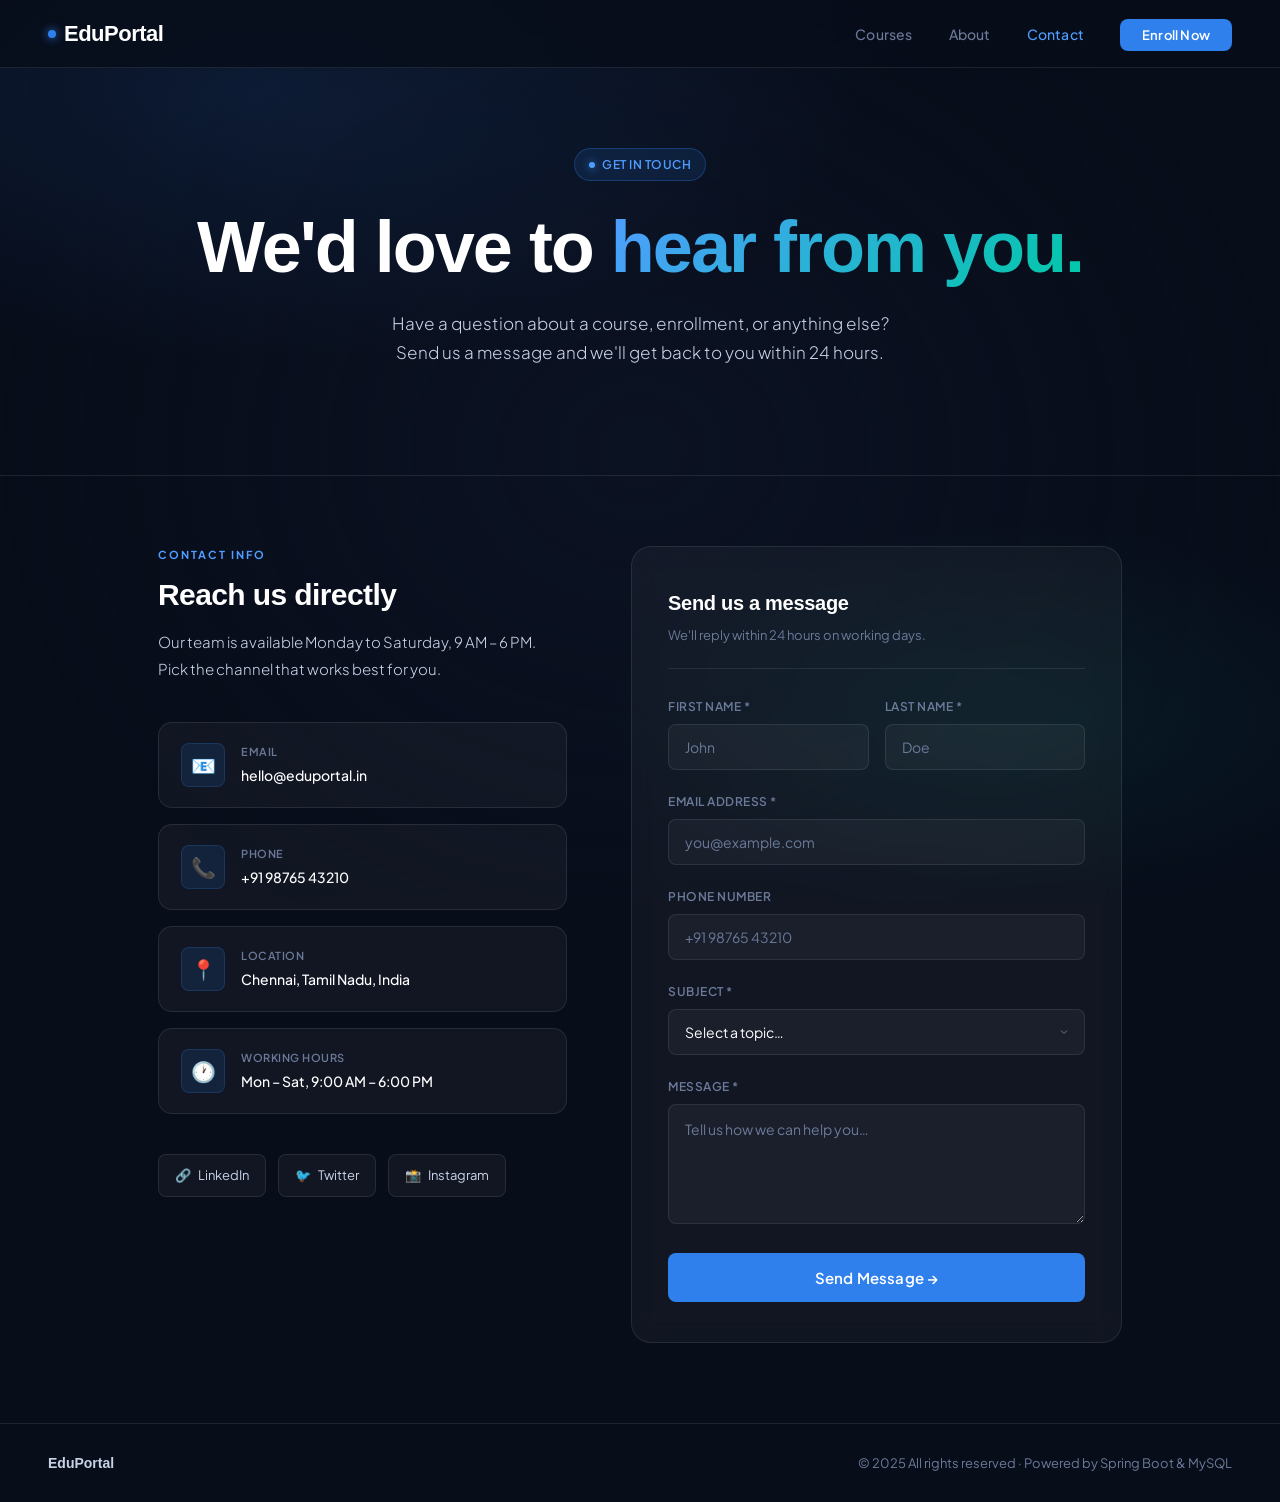
<file: src/main/resources/static/contact.html>
<!DOCTYPE html>
<html lang="en">
<head>
  <meta charset="UTF-8" />
  <meta name="viewport" content="width=device-width, initial-scale=1.0" />
  <title>EduPortal — Contact Us</title>
  <link rel="stylesheet" href="style.css" />
  <style>
    /* ── CONTACT PAGE SPECIFIC ── */
    .contact-hero {
      padding: 80px 48px 60px;
      text-align: center;
      border-bottom: 1px solid var(--card-border);
    }

    .contact-body {
      max-width: 1060px;
      margin: 0 auto;
      padding: 70px 48px 80px;
      display: grid;
      grid-template-columns: 1fr 1.2fr;
      gap: 64px;
      align-items: start;
    }

    /* LEFT INFO */
    .contact-left .section-label {
      font-size: 11px;
      font-weight: 700;
      letter-spacing: 2px;
      color: var(--blue-bright);
      text-transform: uppercase;
      margin-bottom: 14px;
    }

    .contact-left h2 {
      font-family: var(--font-display);
      font-size: 30px;
      font-weight: 700;
      letter-spacing: -0.6px;
      line-height: 1.2;
      margin-bottom: 16px;
    }

    .contact-left p {
      font-size: 15px;
      color: var(--off-white);
      font-weight: 300;
      line-height: 1.75;
      margin-bottom: 40px;
    }

    /* CONTACT CARDS */
    .contact-cards {
      display: flex;
      flex-direction: column;
      gap: 16px;
      margin-bottom: 40px;
    }

    .contact-card {
      background: var(--card-bg);
      border: 1px solid var(--card-border);
      border-radius: var(--radius-md);
      padding: 20px 22px;
      display: flex;
      align-items: center;
      gap: 16px;
      transition: border-color var(--transition), transform var(--transition);
    }

    .contact-card:hover {
      border-color: rgba(47,128,237,0.35);
      transform: translateX(4px);
    }

    .contact-card-icon {
      width: 44px; height: 44px;
      border-radius: var(--radius-sm);
      background: rgba(47,128,237,0.12);
      border: 1px solid rgba(47,128,237,0.2);
      display: flex;
      align-items: center;
      justify-content: center;
      font-size: 20px;
      flex-shrink: 0;
    }

    .contact-card-text .label {
      font-size: 11px;
      color: var(--muted);
      font-weight: 600;
      letter-spacing: 0.5px;
      text-transform: uppercase;
      margin-bottom: 3px;
    }

    .contact-card-text .value {
      font-size: 14px;
      color: var(--white);
      font-weight: 500;
    }

    /* SOCIAL LINKS */
    .social-row {
      display: flex;
      gap: 12px;
    }

    .social-btn {
      display: flex;
      align-items: center;
      gap: 7px;
      background: var(--card-bg);
      border: 1px solid var(--card-border);
      border-radius: var(--radius-sm);
      padding: 10px 16px;
      font-size: 13px;
      color: var(--off-white);
      text-decoration: none;
      font-family: var(--font-body);
      cursor: pointer;
      transition: border-color var(--transition), color var(--transition);
    }

    .social-btn:hover {
      border-color: rgba(47,128,237,0.4);
      color: var(--white);
    }

    /* RIGHT FORM */
    .contact-form-card {
      background: var(--card-bg);
      border: 1px solid var(--card-border);
      border-radius: var(--radius-lg);
      padding: 40px 36px;
      backdrop-filter: blur(12px);
      -webkit-backdrop-filter: blur(12px);
      animation: fadeUp 0.5s 0.1s ease both;
    }

    .form-card-title {
      font-family: var(--font-display);
      font-size: 20px;
      font-weight: 600;
      letter-spacing: -0.3px;
      margin-bottom: 6px;
    }

    .form-card-sub {
      font-size: 13px;
      color: var(--muted);
      margin-bottom: 28px;
      padding-bottom: 22px;
      border-bottom: 1px solid var(--card-border);
    }

    .form-row {
      display: grid;
      grid-template-columns: 1fr 1fr;
      gap: 16px;
    }

    textarea.form-input {
      resize: vertical;
      min-height: 120px;
      line-height: 1.6;
    }

    /* SELECT */
    select.form-input {
      cursor: pointer;
      appearance: none;
      background-image: url("data:image/svg+xml,%3Csvg xmlns='http://www.w3.org/2000/svg' width='12' height='12' viewBox='0 0 24 24' fill='none' stroke='%236b7a99' stroke-width='2'%3E%3Cpolyline points='6 9 12 15 18 9'/%3E%3C/svg%3E");
      background-repeat: no-repeat;
      background-position: right 14px center;
      padding-right: 36px;
    }

    select.form-input option {
      background: #162035;
      color: var(--white);
    }

    /* SUCCESS */
    .form-success {
      display: none;
      text-align: center;
      padding: 20px 0;
    }

    .form-success.show { display: block; }

    .success-ring {
      width: 68px; height: 68px;
      border-radius: 50%;
      background: rgba(0,201,167,0.1);
      border: 2px solid rgba(0,201,167,0.35);
      display: flex;
      align-items: center;
      justify-content: center;
      margin: 0 auto 20px;
      animation: popIn 0.5s cubic-bezier(0.34,1.56,0.64,1) both;
    }

    @keyframes popIn {
      from { opacity: 0; transform: scale(0.5); }
      to   { opacity: 1; transform: scale(1); }
    }

    .success-ring svg { color: var(--teal); }

    .success-title {
      font-family: var(--font-display);
      font-size: 22px;
      font-weight: 700;
      margin-bottom: 10px;
    }

    .success-msg {
      font-size: 14px;
      color: var(--off-white);
      line-height: 1.65;
      font-weight: 300;
      margin-bottom: 24px;
    }

    @media (max-width: 820px) {
      .contact-hero { padding: 60px 20px 48px; }
      .contact-body { grid-template-columns: 1fr; padding: 40px 20px 60px; gap: 40px; }
      .form-row { grid-template-columns: 1fr; }
      .contact-form-card { padding: 28px 22px; }
    }
  </style>
</head>
<body>

  <!-- NAVBAR -->
  <nav class="navbar">
    <a class="navbar-brand" href="index.html">
      <div class="dot"></div>
      EduPortal
    </a>
    <ul class="navbar-links">
      <li><a href="index.html">Courses</a></li>
      <li><a href="about.html">About</a></li>
      <li><a href="contact.html" class="active">Contact</a></li>
      <li><a href="enrollment.html" class="btn-nav">Enroll Now</a></li>
    </ul>
  </nav>

  <!-- HERO -->
  <section class="contact-hero">
    <div class="hero-badge">Get in Touch</div>
    <h1 class="hero-title">
      We'd love to <span class="highlight">hear from you.</span>
    </h1>
    <p class="hero-subtitle">
      Have a question about a course, enrollment, or anything else?
      Send us a message and we'll get back to you within 24 hours.
    </p>
  </section>

  <div class="contact-body">

    <!-- LEFT: Contact info -->
    <div class="contact-left">
      <div class="section-label">Contact Info</div>
      <h2>Reach us directly</h2>
      <p>
        Our team is available Monday to Saturday, 9 AM – 6 PM.
        Pick the channel that works best for you.
      </p>

      <div class="contact-cards">
        <div class="contact-card">
          <div class="contact-card-icon">📧</div>
          <div class="contact-card-text">
            <div class="label">Email</div>
            <div class="value">hello@eduportal.in</div>
          </div>
        </div>
        <div class="contact-card">
          <div class="contact-card-icon">📞</div>
          <div class="contact-card-text">
            <div class="label">Phone</div>
            <div class="value">+91 98765 43210</div>
          </div>
        </div>
        <div class="contact-card">
          <div class="contact-card-icon">📍</div>
          <div class="contact-card-text">
            <div class="label">Location</div>
            <div class="value">Chennai, Tamil Nadu, India</div>
          </div>
        </div>
        <div class="contact-card">
          <div class="contact-card-icon">🕐</div>
          <div class="contact-card-text">
            <div class="label">Working Hours</div>
            <div class="value">Mon – Sat, 9:00 AM – 6:00 PM</div>
          </div>
        </div>
      </div>

      <div class="social-row">
        <a class="social-btn" href="#">
          <span>🔗</span> LinkedIn
        </a>
        <a class="social-btn" href="#">
          <span>🐦</span> Twitter
        </a>
        <a class="social-btn" href="#">
          <span>📸</span> Instagram
        </a>
      </div>
    </div>

    <!-- RIGHT: Contact form -->
    <div class="contact-form-card">
      <div class="form-card-title">Send us a message</div>
      <div class="form-card-sub">We'll reply within 24 hours on working days.</div>

      <div id="contact-form">
        <div class="form-row">
          <div class="form-group">
            <label class="form-label">First Name *</label>
            <input class="form-input" type="text" id="c-firstname" placeholder="John" />
            <div class="form-hint" id="hint-c-firstname">First name is required.</div>
          </div>
          <div class="form-group">
            <label class="form-label">Last Name *</label>
            <input class="form-input" type="text" id="c-lastname" placeholder="Doe" />
            <div class="form-hint" id="hint-c-lastname">Last name is required.</div>
          </div>
        </div>

        <div class="form-group">
          <label class="form-label">Email Address *</label>
          <input class="form-input" type="email" id="c-email" placeholder="you@example.com" />
          <div class="form-hint" id="hint-c-email">Enter a valid email address.</div>
        </div>

        <div class="form-group">
          <label class="form-label">Phone Number</label>
          <input class="form-input" type="tel" id="c-phone" placeholder="+91 98765 43210" />
        </div>

        <div class="form-group">
          <label class="form-label">Subject *</label>
          <select class="form-input" id="c-subject">
            <option value="">Select a topic…</option>
            <option value="course">Course Enquiry</option>
            <option value="enrollment">Enrollment Help</option>
            <option value="fee">Fee &amp; Payment</option>
            <option value="technical">Technical Issue</option>
            <option value="other">Other</option>
          </select>
          <div class="form-hint" id="hint-c-subject">Please select a subject.</div>
        </div>

        <div class="form-group">
          <label class="form-label">Message *</label>
          <textarea class="form-input" id="c-message"
            placeholder="Tell us how we can help you…"></textarea>
          <div class="form-hint" id="hint-c-message">Please enter your message.</div>
        </div>

        <button class="btn btn-primary" id="contact-submit" style="width:100%; padding:15px; font-size:15px;" onclick="handleContact()">
          <span class="btn-text">Send Message →</span>
          <div class="spinner" style="width:17px;height:17px;border:2.5px solid rgba(255,255,255,0.3);border-top-color:#fff;border-radius:50%;animation:spin 0.7s linear infinite;display:none;"></div>
        </button>
      </div>

      <!-- SUCCESS STATE -->
      <div class="form-success" id="form-success">
        <div class="success-ring">
          <svg width="28" height="28" viewBox="0 0 24 24" fill="none"
               stroke="currentColor" stroke-width="2.5"
               stroke-linecap="round" stroke-linejoin="round">
            <polyline points="20 6 9 17 4 12"/>
          </svg>
        </div>
        <div class="success-title">Message sent! 🎉</div>
        <p class="success-msg" id="success-msg-text">
          Thanks for reaching out! We'll get back to you within 24 hours.
        </p>
        <button class="btn btn-secondary" style="width:100%" onclick="resetForm()">
          Send Another Message
        </button>
      </div>
    </div>

  </div>

  <!-- FOOTER -->
  <footer class="footer">
    <span class="footer-brand">EduPortal</span>
    <span>© 2025 All rights reserved · Powered by Spring Boot &amp; MySQL</span>
  </footer>

  <!-- TOAST -->
  <div class="toast" id="toast">
    <span class="toast-icon">✓</span>
    <span id="toast-msg">Done!</span>
  </div>

  <script>
    function validate() {
      let ok = true;
      const checks = [
        { id: 'c-firstname', hint: 'hint-c-firstname', test: v => v.length > 0 },
        { id: 'c-lastname',  hint: 'hint-c-lastname',  test: v => v.length > 0 },
        { id: 'c-email',     hint: 'hint-c-email',     test: v => /^[^\s@]+@[^\s@]+\.[^\s@]+$/.test(v) },
        { id: 'c-subject',   hint: 'hint-c-subject',   test: v => v.length > 0 },
        { id: 'c-message',   hint: 'hint-c-message',   test: v => v.trim().length > 5 },
      ];
      checks.forEach(({ id, hint, test }) => {
        const el  = document.getElementById(id);
        const val = el.value.trim();
        const hEl = document.getElementById(hint);
        if (!test(val)) {
          el.classList.add('is-error');
          hEl.classList.add('show');
          ok = false;
        } else {
          el.classList.remove('is-error');
          hEl.classList.remove('show');
        }
      });
      return ok;
    }

    // Clear errors on input
    ['c-firstname','c-lastname','c-email','c-subject','c-message'].forEach(id => {
      document.getElementById(id).addEventListener('input', function() {
        this.classList.remove('is-error');
        const hEl = document.getElementById('hint-' + id);
        if (hEl) hEl.classList.remove('show');
      });
    });

    function showToast(msg, icon) {
      const t = document.getElementById('toast');
      document.getElementById('toast-msg').textContent = msg;
      t.querySelector('.toast-icon').textContent = icon || '✓';
      t.classList.add('show');
      setTimeout(() => t.classList.remove('show'), 4000);
    }

    async function handleContact() {
      if (!validate()) return;

      const btn     = document.getElementById('contact-submit');
      const btnText = btn.querySelector('.btn-text');
      const spinner = btn.querySelector('.spinner');

      btnText.style.display = 'none';
      spinner.style.display = 'block';
      btn.disabled = true;

      const name = document.getElementById('c-firstname').value.trim();
      const email = document.getElementById('c-email').value.trim();

      // Simulate sending (replace with real API call if needed)
      await new Promise(r => setTimeout(r, 1200));

      document.getElementById('contact-form').style.display = 'none';
      document.getElementById('form-success').classList.add('show');
      document.getElementById('success-msg-text').textContent =
        `Thanks ${name}! We've received your message and will reply to ${email} within 24 hours.`;
      showToast('Message sent successfully!', '📧');
    }

    function resetForm() {
      document.getElementById('contact-form').style.display = 'block';
      document.getElementById('form-success').classList.remove('show');
      ['c-firstname','c-lastname','c-email','c-phone','c-subject','c-message']
        .forEach(id => { document.getElementById(id).value = ''; });
      const btn = document.getElementById('contact-submit');
      btn.querySelector('.btn-text').style.display = 'inline';
      btn.querySelector('.spinner').style.display = 'none';
      btn.disabled = false;
    }
  </script>
</body>
</html>
</file>
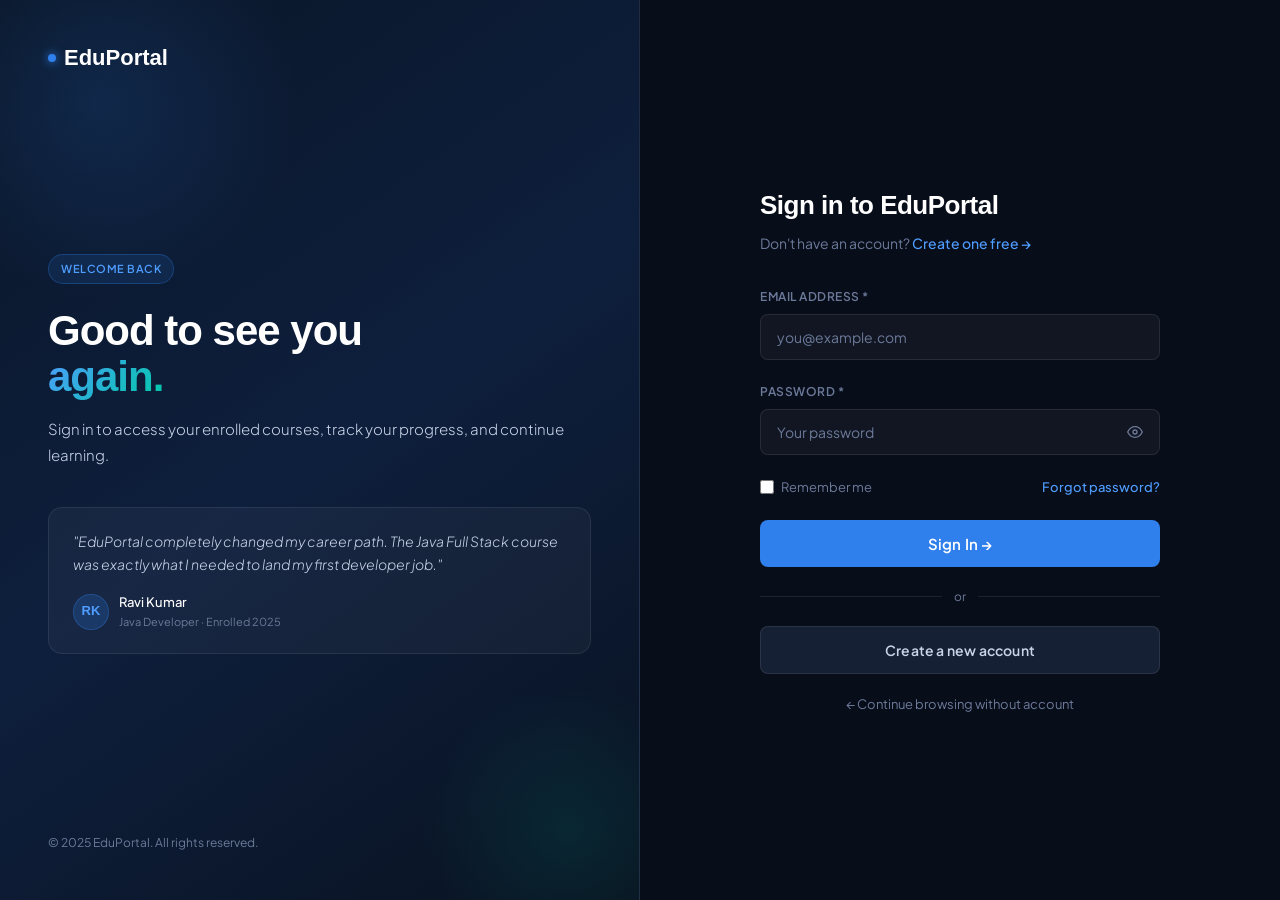
<file: src/main/resources/static/enrollment.html>
<!DOCTYPE html>
<html lang="en">
<head>
  <meta charset="UTF-8" />
  <meta name="viewport" content="width=device-width, initial-scale=1.0" />
  <title>EduPortal — Enroll in a Course</title>
  <link rel="stylesheet" href="style.css" />
  <style>
    /* ── ENROLLMENT PAGE SPECIFIC ── */
    .enroll-page {
      min-height: calc(100vh - 68px);
      display: flex;
      flex-direction: column;
    }

    .enroll-wrapper {
      flex: 1;
      max-width: 1060px;
      margin: 0 auto;
      width: 100%;
      padding: 56px 48px 80px;
      display: grid;
      grid-template-columns: 1fr 1.1fr;
      gap: 64px;
      align-items: start;
    }

    /* LEFT PANEL */
    .enroll-left { padding-top: 4px; }

    .breadcrumb {
      display: flex;
      align-items: center;
      gap: 8px;
      font-size: 13px;
      color: var(--muted);
      margin-bottom: 36px;
    }
    .breadcrumb a {
      color: var(--muted);
      text-decoration: none;
      transition: color var(--transition);
    }
    .breadcrumb a:hover { color: var(--white); }
    .breadcrumb-sep { opacity: 0.4; }

    .enroll-step {
      font-size: 11px;
      font-weight: 700;
      letter-spacing: 2px;
      color: var(--blue-bright);
      text-transform: uppercase;
      margin-bottom: 14px;
    }

    .enroll-heading {
      font-family: var(--font-display);
      font-size: clamp(28px, 4vw, 40px);
      font-weight: 700;
      line-height: 1.1;
      letter-spacing: -1px;
      margin-bottom: 14px;
    }

    .enroll-subtext {
      font-size: 15px;
      color: var(--off-white);
      font-weight: 300;
      line-height: 1.7;
      margin-bottom: 40px;
    }

    /* COURSE PREVIEW CARD */
    .course-preview {
      background: var(--card-bg);
      border: 1px solid var(--card-border);
      border-radius: var(--radius-lg);
      padding: 24px 26px;
      margin-bottom: 36px;
      position: relative;
      overflow: hidden;
    }

    .course-preview::after {
      content: '';
      position: absolute;
      top: 0; left: 0; right: 0;
      height: 2px;
      background: linear-gradient(90deg, var(--blue), var(--teal));
    }

    .preview-label {
      font-size: 10px;
      font-weight: 700;
      letter-spacing: 1.5px;
      color: var(--muted);
      text-transform: uppercase;
      margin-bottom: 10px;
    }

    .preview-title {
      font-family: var(--font-display);
      font-size: 22px;
      font-weight: 600;
      letter-spacing: -0.3px;
      margin-bottom: 18px;
      color: var(--white);
    }

    .preview-row {
      display: flex;
      align-items: center;
      gap: 9px;
      font-size: 13px;
      color: var(--off-white);
      padding: 8px 0;
      border-top: 1px solid rgba(255,255,255,0.05);
    }

    .preview-row svg { color: var(--blue-bright); flex-shrink: 0; }

    /* FEATURE LIST */
    .feature-list {
      display: flex;
      flex-direction: column;
      gap: 12px;
    }

    .feature-item {
      display: flex;
      align-items: center;
      gap: 12px;
      font-size: 13px;
      color: var(--off-white);
    }

    .feature-check {
      width: 20px; height: 20px;
      background: rgba(0,201,167,0.15);
      border: 1px solid rgba(0,201,167,0.3);
      border-radius: 50%;
      display: flex;
      align-items: center;
      justify-content: center;
      flex-shrink: 0;
      font-size: 10px;
      color: var(--teal);
    }

    /* RIGHT PANEL — FORM */
    .form-card {
      background: var(--card-bg);
      border: 1px solid var(--card-border);
      border-radius: var(--radius-lg);
      padding: 40px 36px;
      backdrop-filter: blur(12px);
      -webkit-backdrop-filter: blur(12px);
      animation: fadeUp 0.5s 0.15s ease both;
    }

    .form-card-title {
      font-family: var(--font-display);
      font-size: 20px;
      font-weight: 600;
      letter-spacing: -0.3px;
      margin-bottom: 6px;
    }

    .form-card-sub {
      font-size: 13px;
      color: var(--muted);
      margin-bottom: 30px;
      padding-bottom: 24px;
      border-bottom: 1px solid var(--card-border);
    }

    .form-row {
      display: grid;
      grid-template-columns: 1fr 1fr;
      gap: 16px;
    }

    /* COURSE SELECT DROPDOWN ARROW */
    #f-course {
      cursor: pointer;
      appearance: none;
      -webkit-appearance: none;
      background-image: url("data:image/svg+xml,%3Csvg xmlns='http://www.w3.org/2000/svg' width='12' height='12' viewBox='0 0 24 24' fill='none' stroke='%236b7a99' stroke-width='2'%3E%3Cpolyline points='6 9 12 15 18 9'/%3E%3C/svg%3E");
      background-repeat: no-repeat;
      background-position: right 14px center;
      padding-right: 36px;
    }

    #f-course option {
      background: #162035;
      color: #c8d3e8;
      padding: 8px;
    }

    /* API ERROR */
    .api-error {
      display: none;
      background: rgba(255,92,92,0.08);
      border: 1px solid rgba(255,92,92,0.25);
      border-radius: var(--radius-sm);
      padding: 12px 16px;
      font-size: 13px;
      color: #ff8f8f;
      margin-bottom: 20px;
      line-height: 1.5;
    }
    .api-error.show { display: block; }

    /* SUBMIT BUTTON STATES */
    .btn-submit {
      width: 100%;
      padding: 15px;
      margin-top: 8px;
      font-size: 15px;
    }

    .btn-submit .spinner {
      width: 17px; height: 17px;
      border: 2.5px solid rgba(255,255,255,0.3);
      border-top-color: #fff;
      border-radius: 50%;
      animation: spin 0.7s linear infinite;
      display: none;
    }

    .btn-submit.loading .btn-text { display: none; }
    .btn-submit.loading .spinner  { display: inline-block; }
    .btn-submit:disabled { opacity: 0.55; cursor: not-allowed; transform: none !important; box-shadow: none !important; }

    /* SUCCESS STATE */
    .success-state {
      display: none;
      text-align: center;
      padding: 24px 0 8px;
    }
    .success-state.show { display: block; }

    .success-ring {
      width: 72px; height: 72px;
      border-radius: 50%;
      background: rgba(0,201,167,0.1);
      border: 2px solid rgba(0,201,167,0.4);
      display: flex;
      align-items: center;
      justify-content: center;
      margin: 0 auto 22px;
      animation: popIn 0.5s cubic-bezier(0.34,1.56,0.64,1) both;
    }

    @keyframes popIn {
      from { opacity: 0; transform: scale(0.5); }
      to   { opacity: 1; transform: scale(1); }
    }

    .success-ring svg { color: var(--teal); }

    .success-title {
      font-family: var(--font-display);
      font-size: 24px;
      font-weight: 700;
      letter-spacing: -0.5px;
      margin-bottom: 10px;
    }

    .success-msg {
      font-size: 14px;
      color: var(--off-white);
      line-height: 1.65;
      margin-bottom: 28px;
      font-weight: 300;
    }

    .success-actions {
      display: flex;
      flex-direction: column;
      gap: 10px;
    }

    /* PROGRESS INDICATOR */
    .progress-bar {
      height: 3px;
      background: var(--navy-light);
      border-radius: 2px;
      margin-bottom: 28px;
      overflow: hidden;
    }

    .progress-fill {
      height: 100%;
      width: 50%;
      background: linear-gradient(90deg, var(--blue), var(--teal));
      border-radius: 2px;
      transition: width 0.5s ease;
    }

    @media (max-width: 820px) {
      .enroll-wrapper { grid-template-columns: 1fr; padding: 32px 20px 60px; gap: 36px; }
      .form-row { grid-template-columns: 1fr; }
      .form-card { padding: 28px 22px; }
    }
  </style>
</head>
<body>

  <!-- NAVBAR -->
  <nav class="navbar">
    <a class="navbar-brand" href="index.html">
      <div class="dot"></div>
      EduPortal
    </a>
    <ul class="navbar-links">
      <li><a href="index.html">Courses</a></li>
      <li><a href="about.html">About</a></li>
      <li><a href="contact.html">Contact</a></li>
      <li><a href="admin.html">Admin</a></li>
      <li id="nav-auth"></li>
      <li><a href="index.html" class="btn-nav">← Back</a></li>
    </ul>
  </nav>

  <div class="enroll-page">
    <div class="enroll-wrapper">

      <!-- LEFT: Info panel -->
      <div class="enroll-left">
        <div class="breadcrumb">
          <a href="index.html">Courses</a>
          <span class="breadcrumb-sep">›</span>
          <span id="breadcrumb-course">Enrollment</span>
        </div>

        <div class="enroll-step">Step 1 of 1</div>
        <h1 class="enroll-heading">Complete your<br>enrollment</h1>
        <p class="enroll-subtext">
          Fill in your details below and confirm your spot.
          You'll receive a confirmation once enrolled.
        </p>

        <!-- Course preview card -->
        <div class="course-preview">
          <div class="preview-label">You're enrolling in</div>
          <div class="preview-title" id="preview-title">Loading course…</div>

          <div class="preview-row" id="preview-instructor-row" style="display:none">
            <svg width="14" height="14" viewBox="0 0 24 24" fill="none"
                 stroke="currentColor" stroke-width="2" stroke-linecap="round" stroke-linejoin="round">
              <path d="M20 21v-2a4 4 0 0 0-4-4H8a4 4 0 0 0-4 4v2"/>
              <circle cx="12" cy="7" r="4"/>
            </svg>
            <span id="preview-instructor">—</span>
          </div>

          <div class="preview-row" id="preview-duration-row" style="display:none">
            <svg width="14" height="14" viewBox="0 0 24 24" fill="none"
                 stroke="currentColor" stroke-width="2" stroke-linecap="round" stroke-linejoin="round">
              <circle cx="12" cy="12" r="10"/>
              <polyline points="12 6 12 12 16 14"/>
            </svg>
            <span id="preview-duration">—</span>
          </div>
        </div>

        <!-- What you get -->
        <div class="feature-list">
          <div class="feature-item">
            <div class="feature-check">✓</div>
            Practical, project-based curriculum
          </div>
          <div class="feature-item">
            <div class="feature-check">✓</div>
            Certificate of completion
          </div>
          <div class="feature-item">
            <div class="feature-check">✓</div>
            Direct access to your instructor
          </div>
          <div class="feature-item">
            <div class="feature-check">✓</div>
            Lifetime access to course materials
          </div>
        </div>
      </div>

      <!-- RIGHT: Form card -->
      <div class="form-card">
        <div class="progress-bar">
          <div class="progress-fill" id="progress-fill"></div>
        </div>

        <div class="form-card-title">Your details</div>
        <div class="form-card-sub">All fields marked required must be filled.</div>

        <!-- FORM -->
        <div id="enrollment-form">
          <div class="api-error" id="api-error"></div>

          <div class="form-row">
            <div class="form-group">
              <label class="form-label">First Name *</label>
              <input class="form-input" type="text" id="f-firstname"
                     placeholder="John" autocomplete="given-name" />
              <div class="form-hint" id="hint-firstname">First name is required.</div>
            </div>
            <div class="form-group">
              <label class="form-label">Last Name *</label>
              <input class="form-input" type="text" id="f-lastname"
                     placeholder="Doe" autocomplete="family-name" />
              <div class="form-hint" id="hint-lastname">Last name is required.</div>
            </div>
          </div>

          <div class="form-group">
            <label class="form-label">Email Address *</label>
            <input class="form-input" type="email" id="f-email"
                   placeholder="you@example.com" autocomplete="email" />
            <div class="form-hint" id="hint-email">Enter a valid email address.</div>
          </div>

          <div class="form-group">
            <label class="form-label">Phone Number</label>
            <input class="form-input" type="tel" id="f-phone"
                   placeholder="+91 98765 43210" autocomplete="tel" />
          </div>

          <div class="form-group">
            <label class="form-label">Select Course *</label>
            <select class="form-input" id="f-course" onchange="onCourseChange(this)">
              <option value="">— Choose a course —</option>
            </select>
            <input type="hidden" id="f-course-id" />
            <div class="form-hint" id="hint-course">Please select a course.</div>
          </div>

          <button class="btn btn-primary btn-submit" id="submit-btn" onclick="handleEnroll()">
            <span class="btn-text">Confirm Enrollment →</span>
            <div class="spinner"></div>
          </button>
        </div>

        <!-- SUCCESS STATE -->
        <div class="success-state" id="success-state">
          <div class="success-ring">
            <svg width="30" height="30" viewBox="0 0 24 24" fill="none"
                 stroke="currentColor" stroke-width="2.5"
                 stroke-linecap="round" stroke-linejoin="round">
              <polyline points="20 6 9 17 4 12"/>
            </svg>
          </div>
          <div class="success-title">You're enrolled! 🎉</div>
          <p class="success-msg" id="success-msg">
            Welcome aboard! Your enrollment has been confirmed.
          </p>
          <div class="success-actions">
            <a class="btn btn-success" href="index.html">
              Browse More Courses <span class="btn-icon">→</span>
            </a>
            <button class="btn btn-secondary" onclick="enrollAnother()">
              Enroll in Another Course
            </button>
          </div>
        </div>
      </div>
    </div>
  </div>

  <!-- FOOTER -->
  <footer class="footer">
    <span class="footer-brand">EduPortal</span>
    <span>© 2025 All rights reserved · Powered by Spring Boot &amp; MySQL</span>
  </footer>

  <!-- TOAST -->
  <div class="toast" id="toast">
    <span class="toast-icon">✓</span>
    <span id="toast-msg">Done!</span>
  </div>

  <script>
  const API_BASE = 'https://studentcourseregistration-production.up.railway.app/api';

    // ── Nav auth state ──
    (function() {
      const navAuth = document.getElementById('nav-auth');
      if (!navAuth) return;
      const name = localStorage.getItem('userName');
      if (name) {
        navAuth.innerHTML = `<a href="#" onclick="logout()" style="color:var(--muted);font-size:14px;font-weight:500;text-decoration:none;">Hi, ${name.split(' ')[0]} · Logout</a>`;
      } else {
        navAuth.innerHTML = `<a href="login.html" style="color:var(--blue-bright);font-size:14px;font-weight:500;text-decoration:none;">Login</a>`;
      }
    })();

    function logout() {
      localStorage.removeItem('userId');
      localStorage.removeItem('userName');
      localStorage.removeItem('userEmail');
      localStorage.removeItem('userRole');
      window.location.href = 'login.html';
    }

    // ── Pre-fill from logged-in user ──
    const loggedName  = localStorage.getItem('userName')  || '';
    const loggedEmail = localStorage.getItem('userEmail') || '';
    if (loggedName) {
      const parts = loggedName.trim().split(' ');
      document.getElementById('f-firstname').value = parts[0] || '';
      document.getElementById('f-lastname').value  = parts.slice(1).join(' ') || '';
    }
    if (loggedEmail) document.getElementById('f-email').value = loggedEmail;

    // ── If not logged in, redirect to login first ──
    if (!localStorage.getItem('userId')) {
      localStorage.setItem('redirectAfterLogin', window.location.href);
      window.location.href = 'login.html';
    }

    // ── Read URL params ──
    const params      = new URLSearchParams(window.location.search);
    const courseId    = params.get('courseId');
    const courseTitle = params.get('courseTitle') ? decodeURIComponent(params.get('courseTitle')) : 'Course';

    // ── Load courses into dropdown ──
    const FALLBACK_COURSES = [
      { id: 1, title: 'Java Full Stack', instructor: 'Swetha', duration: '3 Months' },
      { id: 2, title: 'Python Basics',   instructor: 'Arun',   duration: '1 Month'  },
      { id: 3, title: 'Web Design',      instructor: 'Golda',  duration: '2 Months' },
    ];

    async function loadCourseDropdown() {
      let courses = FALLBACK_COURSES;
      try {
        const res = await fetch(`${API_BASE}/courses`);
        if (res.ok) courses = await res.json();
      } catch(e) {}

      const sel = document.getElementById('f-course');
      sel.innerHTML = '<option value="">— Choose a course —</option>';
      courses.forEach(c => {
        const opt = document.createElement('option');
        opt.value       = c.id;
        opt.textContent = c.title;
        opt.dataset.instructor = c.instructor || '';
        opt.dataset.duration   = c.duration   || '';
        // Pre-select if passed via URL
        if (String(c.id) === String(courseId)) opt.selected = true;
        sel.appendChild(opt);
      });

      // If courseId was passed via URL, trigger update
      if (courseId) {
        document.getElementById('f-course-id').value = courseId;
        updatePreview(courseId, courseTitle);
        // Fetch details
        try {
          const r = await fetch(`${API_BASE}/courses/${courseId}`);
          if (r.ok) {
            const c = await r.json();
            updatePreview(c.id, c.title, c.instructor, c.duration);
          }
        } catch(e) {}
      }
    }
    loadCourseDropdown();

    function onCourseChange(sel) {
      const opt = sel.options[sel.selectedIndex];
      const id  = opt.value;
      const title = opt.textContent;
      document.getElementById('f-course-id').value = id;
      document.getElementById('hint-course').classList.remove('show');
      sel.classList.remove('is-error');
      updatePreview(id, id ? title : 'Course', opt.dataset.instructor, opt.dataset.duration);
      updateProgress();
    }

    function updatePreview(id, title, instructor, duration) {
      document.getElementById('preview-title').textContent     = title || 'Course';
      document.getElementById('breadcrumb-course').textContent = title || 'Enrollment';
      if (instructor) {
        document.getElementById('preview-instructor').textContent       = instructor;
        document.getElementById('preview-instructor-row').style.display = 'flex';
      } else {
        document.getElementById('preview-instructor-row').style.display = 'none';
      }
      if (duration) {
        document.getElementById('preview-duration').textContent       = duration;
        document.getElementById('preview-duration-row').style.display = 'flex';
      } else {
        document.getElementById('preview-duration-row').style.display = 'none';
      }
    }

    // ── Progress bar on input ──
    const fields = ['f-firstname','f-lastname','f-email','f-phone'];
    fields.forEach(id => {
      document.getElementById(id).addEventListener('input', updateProgress);
    });

    function updateProgress() {
      const filled = fields.filter(id => document.getElementById(id).value.trim()).length;
      const pct    = 10 + (filled / fields.length) * 75;
      document.getElementById('progress-fill').style.width = pct + '%';
    }
    updateProgress();

    // ── Validation ──
    function validate() {
      let ok = true;

      // Course dropdown check
      const cSel = document.getElementById('f-course');
      const cHint = document.getElementById('hint-course');
      if (!cSel.value) {
        cSel.classList.add('is-error');
        cHint.classList.add('show');
        ok = false;
      } else {
        cSel.classList.remove('is-error');
        cHint.classList.remove('show');
      }

      const checks = [
        { id: 'f-firstname', hint: 'hint-firstname', test: v => v.length > 0 },
        { id: 'f-lastname',  hint: 'hint-lastname',  test: v => v.length > 0 },
        { id: 'f-email',     hint: 'hint-email',     test: v => /^[^\s@]+@[^\s@]+\.[^\s@]+$/.test(v) },
      ];
      checks.forEach(({ id, hint, test }) => {
        const el  = document.getElementById(id);
        const val = el.value.trim();
        const hEl = document.getElementById(hint);
        if (!test(val)) {
          el.classList.add('is-error');
          hEl.classList.add('show');
          ok = false;
        } else {
          el.classList.remove('is-error');
          hEl.classList.remove('show');
        }
      });
      return ok;
    }

    // ── Remove error on type ──
    ['f-firstname','f-lastname','f-email'].forEach(id => {
      document.getElementById(id).addEventListener('input', function() {
        this.classList.remove('is-error');
        const h = id.replace('f-','hint-');
        const hEl = document.getElementById(h);
        if (hEl) hEl.classList.remove('show');
      });
    });

    // ── Toast ──
    function showToast(msg, icon) {
      const t = document.getElementById('toast');
      document.getElementById('toast-msg').textContent = msg;
      t.querySelector('.toast-icon').textContent = icon || '✓';
      t.classList.add('show');
      setTimeout(() => t.classList.remove('show'), 4000);
    }

    // ── Enroll handler ──
    async function handleEnroll() {
      if (!validate()) return;

      const btn    = document.getElementById('submit-btn');
      const errEl  = document.getElementById('api-error');
      errEl.classList.remove('show');
      btn.classList.add('loading');
      btn.disabled = true;

      document.getElementById('progress-fill').style.width = '90%';

      const firstName = document.getElementById('f-firstname').value.trim();
      const lastName  = document.getElementById('f-lastname').value.trim();
      const email     = document.getElementById('f-email').value.trim();
      const cId       = parseInt(document.getElementById('f-course-id').value) || 1;

      // Use logged-in user's ID from localStorage
      const userId = parseInt(localStorage.getItem('userId') || '1');

      const payload = {
        user:   { id: userId },
        course: { id: cId }
      };

      try {
        const res = await fetch(`${API_BASE}/enrollment`, {
          method: 'POST',
          headers: { 'Content-Type': 'application/json' },
          body: JSON.stringify(payload)
        });

        if (!res.ok) {
          const msg = await res.text();
          throw new Error(msg || 'Server returned ' + res.status);
        }

        // SUCCESS
        document.getElementById('progress-fill').style.width = '100%';
        document.getElementById('enrollment-form').style.display = 'none';
        document.getElementById('success-state').classList.add('show');
        document.getElementById('success-msg').textContent =
          `Hi ${firstName}! You've successfully enrolled in "${courseTitle}". A confirmation has been sent to ${email}.`;
        showToast('Enrollment confirmed!', '🎉');

      } catch (e) {
        errEl.textContent = '⚠️ Enrollment failed: ' + (e.message || 'Could not reach the server. Make sure Spring Boot is running on port 8090.');
        errEl.classList.add('show');
        btn.classList.remove('loading');
        btn.disabled = false;
        document.getElementById('progress-fill').style.width = '50%';
      }
    }

    function enrollAnother() {
      window.location.href = 'index.html';
    }
  </script>
</body>
</html>
</file>
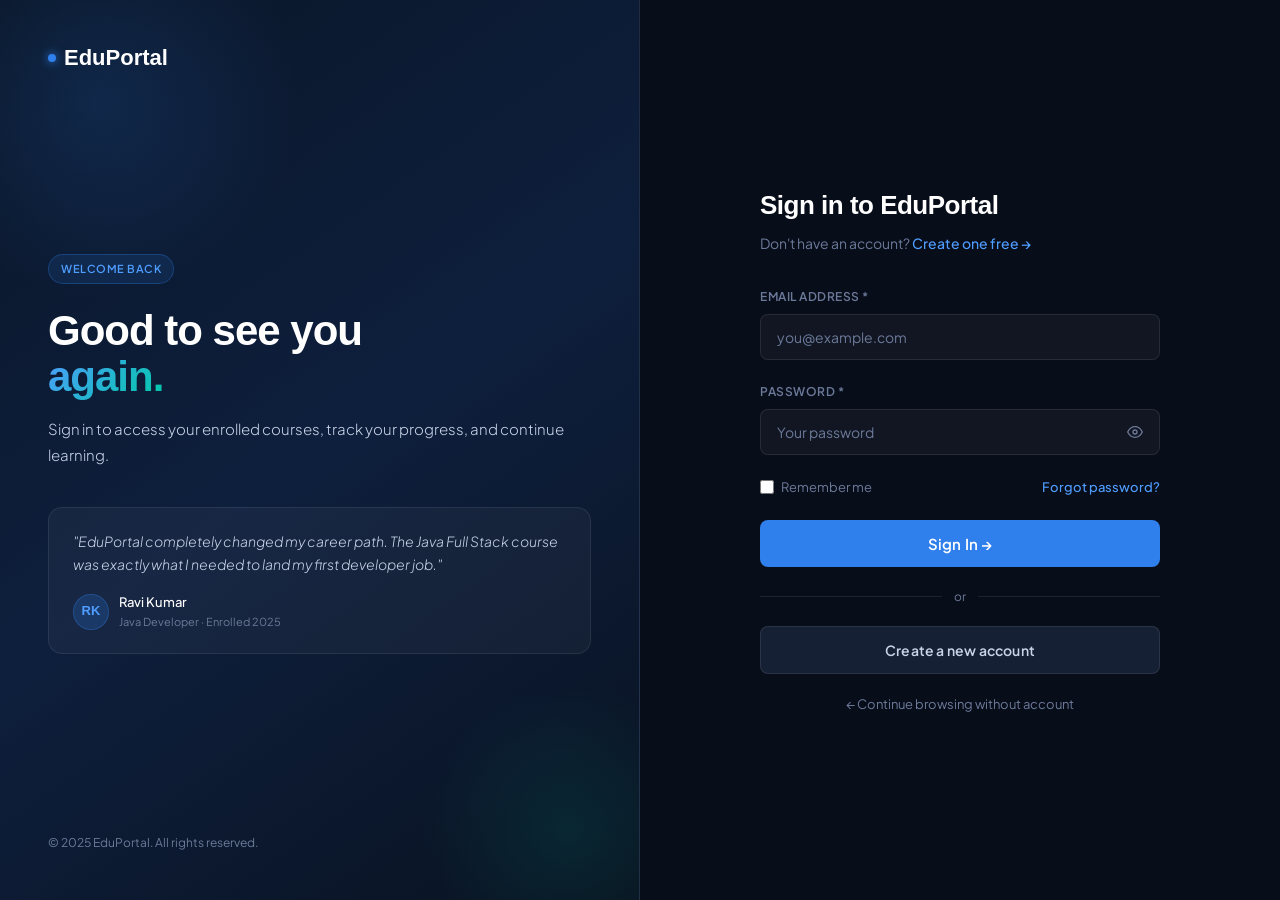
<file: src/main/resources/static/login.html>
<!DOCTYPE html>
<html lang="en">
<head>
  <meta charset="UTF-8" />
  <meta name="viewport" content="width=device-width, initial-scale=1.0" />
  <title>EduPortal — Sign In</title>
  <link rel="stylesheet" href="style.css" />
  <style>
    .auth-page {
      min-height: 100vh;
      display: grid;
      grid-template-columns: 1fr 1fr;
    }

    /* LEFT PANEL */
    .auth-left {
      background: linear-gradient(145deg, #0a1628 0%, #0e1f3d 50%, #091220 100%);
      border-right: 1px solid var(--card-border);
      display: flex;
      flex-direction: column;
      justify-content: space-between;
      padding: 40px 48px 48px;
      position: relative;
      overflow: hidden;
    }

    .auth-left::before {
      content: '';
      position: absolute;
      top: -100px; left: -100px;
      width: 400px; height: 400px;
      background: radial-gradient(circle, rgba(47,128,237,0.15) 0%, transparent 70%);
      pointer-events: none;
    }

    .auth-left::after {
      content: '';
      position: absolute;
      bottom: -80px; right: -80px;
      width: 300px; height: 300px;
      background: radial-gradient(circle, rgba(0,201,167,0.1) 0%, transparent 70%);
      pointer-events: none;
    }

    .auth-brand {
      font-family: var(--font-display);
      font-size: 22px;
      font-weight: 700;
      color: var(--white);
      text-decoration: none;
      display: flex;
      align-items: center;
      gap: 8px;
      position: relative;
      z-index: 1;
    }

    .auth-brand .dot {
      width: 8px; height: 8px;
      background: var(--blue);
      border-radius: 50%;
      box-shadow: 0 0 10px var(--blue);
      animation: pulse-dot 2s ease-in-out infinite;
    }

    .auth-left-content {
      position: relative;
      z-index: 1;
    }

    .auth-left-tag {
      display: inline-flex;
      align-items: center;
      gap: 7px;
      background: rgba(47,128,237,0.12);
      border: 1px solid rgba(47,128,237,0.3);
      color: var(--blue-bright);
      font-size: 11px;
      font-weight: 600;
      padding: 5px 12px;
      border-radius: 20px;
      letter-spacing: 0.5px;
      text-transform: uppercase;
      margin-bottom: 24px;
    }

    .auth-left-title {
      font-family: var(--font-display);
      font-size: clamp(28px, 3.5vw, 42px);
      font-weight: 700;
      line-height: 1.1;
      letter-spacing: -1px;
      margin-bottom: 16px;
    }

    .auth-left-title .highlight {
      background: linear-gradient(135deg, var(--blue-bright), var(--teal));
      -webkit-background-clip: text;
      -webkit-text-fill-color: transparent;
      background-clip: text;
    }

    .auth-left-sub {
      font-size: 15px;
      color: var(--off-white);
      font-weight: 300;
      line-height: 1.7;
      margin-bottom: 40px;
    }

    /* TESTIMONIAL CARD */
    .testimonial {
      background: rgba(255,255,255,0.04);
      border: 1px solid rgba(255,255,255,0.08);
      border-radius: var(--radius-md);
      padding: 22px 24px;
    }

    .testimonial-text {
      font-size: 14px;
      color: var(--off-white);
      font-weight: 300;
      line-height: 1.65;
      margin-bottom: 16px;
      font-style: italic;
    }

    .testimonial-author {
      display: flex;
      align-items: center;
      gap: 10px;
    }

    .testimonial-avatar {
      width: 36px; height: 36px;
      border-radius: 50%;
      background: rgba(47,128,237,0.2);
      border: 1px solid rgba(47,128,237,0.3);
      display: flex;
      align-items: center;
      justify-content: center;
      font-family: var(--font-display);
      font-size: 13px;
      font-weight: 700;
      color: var(--blue-bright);
    }

    .testimonial-name {
      font-size: 13px;
      font-weight: 500;
      color: var(--white);
    }

    .testimonial-role {
      font-size: 11px;
      color: var(--muted);
    }

    .auth-left-footer {
      font-size: 12px;
      color: var(--muted);
      position: relative;
      z-index: 1;
    }

    /* RIGHT PANEL */
    .auth-right {
      display: flex;
      align-items: center;
      justify-content: center;
      padding: 48px 40px;
      background: var(--navy);
    }

    .auth-form-wrap {
      width: 100%;
      max-width: 400px;
      animation: fadeUp 0.5s ease both;
    }

    .auth-form-title {
      font-family: var(--font-display);
      font-size: 26px;
      font-weight: 700;
      letter-spacing: -0.5px;
      margin-bottom: 6px;
    }

    .auth-form-sub {
      font-size: 14px;
      color: var(--muted);
      margin-bottom: 32px;
    }

    .auth-form-sub a {
      color: var(--blue-bright);
      text-decoration: none;
      font-weight: 500;
    }

    .auth-form-sub a:hover { text-decoration: underline; }

    /* PASSWORD TOGGLE */
    .password-wrap { position: relative; }
    .password-wrap .form-input { padding-right: 44px; }

    .pw-toggle {
      position: absolute;
      right: 13px;
      top: 50%;
      transform: translateY(-50%);
      background: none;
      border: none;
      cursor: pointer;
      color: var(--muted);
      padding: 4px;
      display: flex;
      align-items: center;
      transition: color var(--transition);
    }
    .pw-toggle:hover { color: var(--off-white); }

    /* REMEMBER + FORGOT ROW */
    .login-options {
      display: flex;
      align-items: center;
      justify-content: space-between;
      margin-bottom: 22px;
      font-size: 13px;
    }

    .remember-row {
      display: flex;
      align-items: center;
      gap: 7px;
      color: var(--muted);
    }

    .remember-row input[type="checkbox"] {
      accent-color: var(--blue);
      width: 14px; height: 14px;
      cursor: pointer;
    }

    .forgot-link {
      color: var(--blue-bright);
      text-decoration: none;
      font-weight: 500;
      transition: color var(--transition);
    }
    .forgot-link:hover { color: var(--white); }

    /* API ERROR */
    .api-error {
      display: none;
      background: rgba(255,92,92,0.08);
      border: 1px solid rgba(255,92,92,0.25);
      border-radius: var(--radius-sm);
      padding: 12px 14px;
      font-size: 13px;
      color: #ff8f8f;
      margin-bottom: 18px;
      line-height: 1.5;
    }
    .api-error.show { display: block; }

    /* WELCOME BACK BANNER */
    .welcome-banner {
      display: none;
      background: rgba(0,201,167,0.08);
      border: 1px solid rgba(0,201,167,0.25);
      border-radius: var(--radius-sm);
      padding: 12px 14px;
      font-size: 13px;
      color: var(--teal);
      margin-bottom: 18px;
    }
    .welcome-banner.show { display: block; }

    /* DIVIDER */
    .auth-divider {
      display: flex;
      align-items: center;
      gap: 12px;
      margin: 20px 0;
      font-size: 12px;
      color: var(--muted);
    }
    .auth-divider::before,
    .auth-divider::after {
      content: '';
      flex: 1;
      height: 1px;
      background: var(--card-border);
    }

    @media (max-width: 768px) {
      .auth-page { grid-template-columns: 1fr; }
      .auth-left { display: none; }
      .auth-right { padding: 32px 20px; align-items: flex-start; padding-top: 60px; }
    }
  </style>
</head>
<body>

<div class="auth-page">

  <!-- LEFT PANEL -->
  <div class="auth-left">
    <a class="auth-brand" href="index.html">
      <div class="dot"></div>
      EduPortal
    </a>

    <div class="auth-left-content">
      <div class="auth-left-tag">Welcome Back</div>
      <h1 class="auth-left-title">
        Good to see you<br>
        <span class="highlight">again.</span>
      </h1>
      <p class="auth-left-sub">
        Sign in to access your enrolled courses,
        track your progress, and continue learning.
      </p>

      <div class="testimonial">
        <div class="testimonial-text">
          "EduPortal completely changed my career path.
          The Java Full Stack course was exactly what I needed
          to land my first developer job."
        </div>
        <div class="testimonial-author">
          <div class="testimonial-avatar">RK</div>
          <div>
            <div class="testimonial-name">Ravi Kumar</div>
            <div class="testimonial-role">Java Developer · Enrolled 2025</div>
          </div>
        </div>
      </div>
    </div>

    <div class="auth-left-footer">© 2025 EduPortal. All rights reserved.</div>
  </div>

  <!-- RIGHT PANEL -->
  <div class="auth-right">
    <div class="auth-form-wrap">

      <h2 class="auth-form-title">Sign in to EduPortal</h2>
      <p class="auth-form-sub">
        Don't have an account?
        <a href="register.html">Create one free →</a>
      </p>

      <!-- Welcome back banner (shown if coming from register) -->
      <div class="welcome-banner" id="welcome-banner">
        ✓ Account created! Sign in with your new credentials.
      </div>

      <div class="api-error" id="api-error"></div>

      <div class="form-group">
        <label class="form-label">Email Address *</label>
        <input class="form-input" type="email" id="l-email"
               placeholder="you@example.com" autocomplete="email" />
        <div class="form-hint" id="hint-l-email">Enter a valid email.</div>
      </div>

      <div class="form-group">
        <label class="form-label">Password *</label>
        <div class="password-wrap">
          <input class="form-input" type="password" id="l-password"
                 placeholder="Your password" autocomplete="current-password" />
          <button class="pw-toggle" type="button" onclick="togglePw()">
            <svg width="16" height="16" viewBox="0 0 24 24" fill="none"
                 stroke="currentColor" stroke-width="2" stroke-linecap="round" stroke-linejoin="round">
              <path d="M1 12s4-8 11-8 11 8 11 8-4 8-11 8-11-8-11-8z"/>
              <circle cx="12" cy="12" r="3"/>
            </svg>
          </button>
        </div>
        <div class="form-hint" id="hint-l-password">Password is required.</div>
      </div>

      <div class="login-options">
        <div class="remember-row">
          <input type="checkbox" id="l-remember" />
          <label for="l-remember">Remember me</label>
        </div>
        <a class="forgot-link" href="#">Forgot password?</a>
      </div>

      <button class="btn btn-primary" id="login-btn"
              style="width:100%;padding:14px;font-size:15px;" onclick="handleLogin()">
        <span class="btn-text">Sign In →</span>
        <div class="spinner" style="width:17px;height:17px;border:2.5px solid rgba(255,255,255,0.3);
             border-top-color:#fff;border-radius:50%;animation:spin 0.7s linear infinite;display:none;"></div>
      </button>

      <div class="auth-divider">or</div>

      <a href="register.html" class="btn btn-secondary"
         style="width:100%;padding:12px;font-size:14px;text-align:center;">
        Create a new account
      </a>

      <div style="text-align:center;margin-top:20px;font-size:13px;color:var(--muted)">
        <a href="index.html" style="color:var(--muted);text-decoration:none;">
          ← Continue browsing without account
        </a>
      </div>

    </div>
  </div>
</div>

<script>
const API_BASE = 'https://studentcourseregistration-production.up.railway.app/api';

  // Show welcome banner if coming from registration
  if (localStorage.getItem('pendingEmail')) {
    const banner = document.getElementById('welcome-banner');
    banner.classList.add('show');
    document.getElementById('l-email').value = localStorage.getItem('pendingEmail');
    localStorage.removeItem('pendingEmail');
  }

  // If already logged in, redirect
  if (localStorage.getItem('userId')) {
    window.location.href = 'index.html';
  }

  function togglePw() {
    const input = document.getElementById('l-password');
    input.type = input.type === 'password' ? 'text' : 'password';
  }

  // Clear errors on input
  ['l-email','l-password'].forEach(id => {
    document.getElementById(id).addEventListener('input', function() {
      this.classList.remove('is-error');
      const hEl = document.getElementById('hint-' + id);
      if (hEl) hEl.classList.remove('show');
      document.getElementById('api-error').classList.remove('show');
    });
  });

  // Also allow Enter key to submit
  document.getElementById('l-password').addEventListener('keydown', function(e) {
    if (e.key === 'Enter') handleLogin();
  });

  function validate() {
    let ok = true;
    const checks = [
      { id: 'l-email',    hint: 'hint-l-email',    test: v => /^[^\s@]+@[^\s@]+\.[^\s@]+$/.test(v) },
      { id: 'l-password', hint: 'hint-l-password', test: v => v.length > 0 },
    ];
    checks.forEach(({ id, hint, test }) => {
      const el = document.getElementById(id);
      if (!test(el.value.trim())) {
        el.classList.add('is-error');
        document.getElementById(hint).classList.add('show');
        ok = false;
      }
    });
    return ok;
  }

  async function handleLogin() {
    if (!validate()) return;

    const btn     = document.getElementById('login-btn');
    const errEl   = document.getElementById('api-error');
    const btnText = btn.querySelector('.btn-text');
    const spinner = btn.querySelector('.spinner');

    errEl.classList.remove('show');
    btnText.style.display = 'none';
    spinner.style.display = 'block';
    btn.disabled = true;

    const email    = document.getElementById('l-email').value.trim();
    const password = document.getElementById('l-password').value;

    try {
      const res = await fetch(`${API_BASE}/auth/login`, {
        method:  'POST',
        headers: { 'Content-Type': 'application/json' },
        body:    JSON.stringify({ email, password })
      });

      if (!res.ok) throw new Error('Invalid email or password.');

      const user = await res.json();

      if (!user || !user.id) throw new Error('Invalid credentials. Please try again.');

      // Save user info to localStorage
      localStorage.setItem('userId',   user.id);
      localStorage.setItem('userName', user.name);
      localStorage.setItem('userEmail', user.email);
      localStorage.setItem('userRole',  user.role || 'STUDENT');

      // Redirect: admin goes to admin page, student goes to courses
      const redirect = localStorage.getItem('redirectAfterLogin') || 'index.html';
      localStorage.removeItem('redirectAfterLogin');

      if (user.role === 'ADMIN') {
        window.location.href = 'admin.html';
      } else {
        window.location.href = redirect;
      }

    } catch (e) {
      errEl.textContent = '⚠️ ' + (e.message || 'Could not connect to server. Make sure Spring Boot is running on port 8090.');
      errEl.classList.add('show');
      btnText.style.display = 'inline';
      spinner.style.display = 'none';
      btn.disabled = false;
    }
  }
</script>
</body>
</html>
</file>
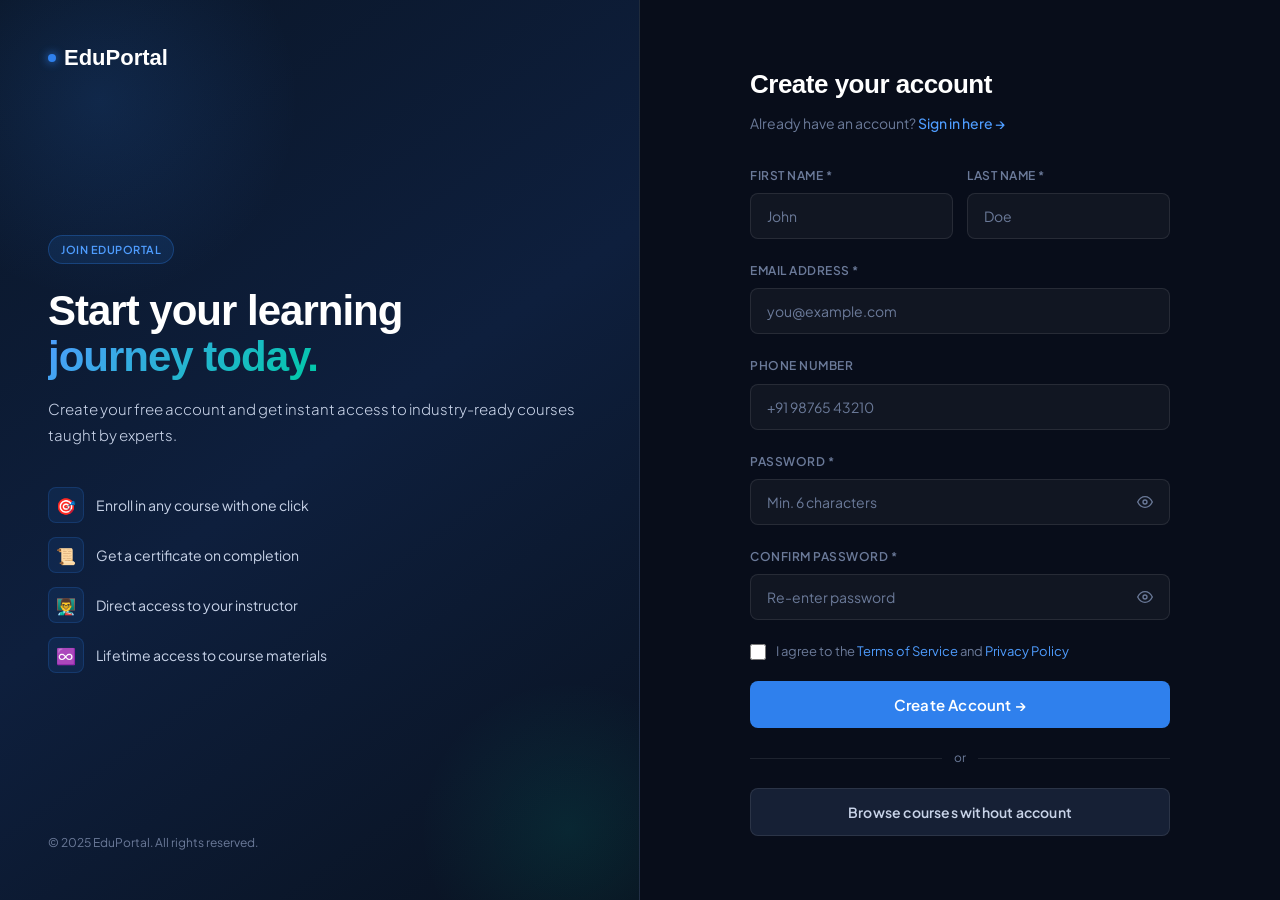
<file: src/main/resources/static/register.html>
<!DOCTYPE html>
<html lang="en">
<head>
  <meta charset="UTF-8" />
  <meta name="viewport" content="width=device-width, initial-scale=1.0" />
  <title>EduPortal — Create Account</title>
  <link rel="stylesheet" href="style.css" />
  <style>
    .auth-page {
      min-height: 100vh;
      display: grid;
      grid-template-columns: 1fr 1fr;
    }

    /* LEFT PANEL */
    .auth-left {
      background: linear-gradient(145deg, #0a1628 0%, #0e1f3d 50%, #091220 100%);
      border-right: 1px solid var(--card-border);
      display: flex;
      flex-direction: column;
      justify-content: space-between;
      padding: 40px 48px 48px;
      position: relative;
      overflow: hidden;
    }

    .auth-left::before {
      content: '';
      position: absolute;
      top: -100px; left: -100px;
      width: 400px; height: 400px;
      background: radial-gradient(circle, rgba(47,128,237,0.15) 0%, transparent 70%);
      pointer-events: none;
    }

    .auth-left::after {
      content: '';
      position: absolute;
      bottom: -80px; right: -80px;
      width: 300px; height: 300px;
      background: radial-gradient(circle, rgba(0,201,167,0.1) 0%, transparent 70%);
      pointer-events: none;
    }

    .auth-brand {
      font-family: var(--font-display);
      font-size: 22px;
      font-weight: 700;
      color: var(--white);
      text-decoration: none;
      display: flex;
      align-items: center;
      gap: 8px;
      position: relative;
      z-index: 1;
    }

    .auth-brand .dot {
      width: 8px; height: 8px;
      background: var(--blue);
      border-radius: 50%;
      box-shadow: 0 0 10px var(--blue);
      animation: pulse-dot 2s ease-in-out infinite;
    }

    .auth-left-content {
      position: relative;
      z-index: 1;
    }

    .auth-left-tag {
      display: inline-flex;
      align-items: center;
      gap: 7px;
      background: rgba(47,128,237,0.12);
      border: 1px solid rgba(47,128,237,0.3);
      color: var(--blue-bright);
      font-size: 11px;
      font-weight: 600;
      padding: 5px 12px;
      border-radius: 20px;
      letter-spacing: 0.5px;
      text-transform: uppercase;
      margin-bottom: 24px;
    }

    .auth-left-title {
      font-family: var(--font-display);
      font-size: clamp(28px, 3.5vw, 42px);
      font-weight: 700;
      line-height: 1.1;
      letter-spacing: -1px;
      margin-bottom: 16px;
    }

    .auth-left-title .highlight {
      background: linear-gradient(135deg, var(--blue-bright), var(--teal));
      -webkit-background-clip: text;
      -webkit-text-fill-color: transparent;
      background-clip: text;
    }

    .auth-left-sub {
      font-size: 15px;
      color: var(--off-white);
      font-weight: 300;
      line-height: 1.7;
      margin-bottom: 40px;
    }

    .auth-perks {
      display: flex;
      flex-direction: column;
      gap: 14px;
    }

    .perk-item {
      display: flex;
      align-items: center;
      gap: 12px;
      font-size: 14px;
      color: var(--off-white);
    }

    .perk-icon {
      width: 36px; height: 36px;
      border-radius: var(--radius-sm);
      background: rgba(47,128,237,0.1);
      border: 1px solid rgba(47,128,237,0.2);
      display: flex;
      align-items: center;
      justify-content: center;
      font-size: 16px;
      flex-shrink: 0;
    }

    .auth-left-footer {
      font-size: 12px;
      color: var(--muted);
      position: relative;
      z-index: 1;
    }

    /* RIGHT PANEL */
    .auth-right {
      display: flex;
      align-items: center;
      justify-content: center;
      padding: 48px 40px;
      background: var(--navy);
    }

    .auth-form-wrap {
      width: 100%;
      max-width: 420px;
      animation: fadeUp 0.5s ease both;
    }

    .auth-form-title {
      font-family: var(--font-display);
      font-size: 26px;
      font-weight: 700;
      letter-spacing: -0.5px;
      margin-bottom: 6px;
    }

    .auth-form-sub {
      font-size: 14px;
      color: var(--muted);
      margin-bottom: 32px;
    }

    .auth-form-sub a {
      color: var(--blue-bright);
      text-decoration: none;
      font-weight: 500;
    }

    .auth-form-sub a:hover { text-decoration: underline; }

    .form-row-2 {
      display: grid;
      grid-template-columns: 1fr 1fr;
      gap: 14px;
    }

    /* PASSWORD TOGGLE */
    .password-wrap {
      position: relative;
    }

    .password-wrap .form-input {
      padding-right: 44px;
    }

    .pw-toggle {
      position: absolute;
      right: 13px;
      top: 50%;
      transform: translateY(-50%);
      background: none;
      border: none;
      cursor: pointer;
      color: var(--muted);
      padding: 4px;
      display: flex;
      align-items: center;
      transition: color var(--transition);
    }

    .pw-toggle:hover { color: var(--off-white); }

    /* PASSWORD STRENGTH */
    .pw-strength {
      margin-top: 8px;
      display: none;
    }

    .pw-strength.show { display: block; }

    .pw-bars {
      display: flex;
      gap: 4px;
      margin-bottom: 5px;
    }

    .pw-bar {
      flex: 1;
      height: 3px;
      background: var(--navy-light);
      border-radius: 2px;
      transition: background 0.3s ease;
    }

    .pw-bar.weak   { background: #ff5c5c; }
    .pw-bar.medium { background: #f5a623; }
    .pw-bar.strong { background: var(--teal); }

    .pw-label {
      font-size: 11px;
      color: var(--muted);
    }

    /* TERMS */
    .terms-row {
      display: flex;
      align-items: flex-start;
      gap: 10px;
      margin-bottom: 20px;
    }

    .terms-row input[type="checkbox"] {
      width: 16px; height: 16px;
      accent-color: var(--blue);
      margin-top: 2px;
      cursor: pointer;
      flex-shrink: 0;
    }

    .terms-row label {
      font-size: 13px;
      color: var(--muted);
      line-height: 1.5;
      cursor: pointer;
    }

    .terms-row label a {
      color: var(--blue-bright);
      text-decoration: none;
    }

    /* DIVIDER */
    .auth-divider {
      display: flex;
      align-items: center;
      gap: 12px;
      margin: 20px 0;
      font-size: 12px;
      color: var(--muted);
    }

    .auth-divider::before,
    .auth-divider::after {
      content: '';
      flex: 1;
      height: 1px;
      background: var(--card-border);
    }

    /* API ERROR */
    .api-error {
      display: none;
      background: rgba(255,92,92,0.08);
      border: 1px solid rgba(255,92,92,0.25);
      border-radius: var(--radius-sm);
      padding: 12px 14px;
      font-size: 13px;
      color: #ff8f8f;
      margin-bottom: 18px;
      line-height: 1.5;
    }
    .api-error.show { display: block; }

    /* SUCCESS */
    .auth-success {
      display: none;
      text-align: center;
      padding: 16px 0;
    }
    .auth-success.show { display: block; }

    .success-ring {
      width: 68px; height: 68px;
      border-radius: 50%;
      background: rgba(0,201,167,0.1);
      border: 2px solid rgba(0,201,167,0.35);
      display: flex;
      align-items: center;
      justify-content: center;
      margin: 0 auto 20px;
      animation: popIn 0.5s cubic-bezier(0.34,1.56,0.64,1) both;
    }

    @keyframes popIn {
      from { opacity: 0; transform: scale(0.5); }
      to   { opacity: 1; transform: scale(1); }
    }

    .success-ring svg { color: var(--teal); }

    .success-title {
      font-family: var(--font-display);
      font-size: 22px;
      font-weight: 700;
      margin-bottom: 10px;
    }

    .success-msg {
      font-size: 14px;
      color: var(--off-white);
      font-weight: 300;
      line-height: 1.65;
      margin-bottom: 24px;
    }

    @media (max-width: 768px) {
      .auth-page { grid-template-columns: 1fr; }
      .auth-left { display: none; }
      .auth-right { padding: 32px 20px; align-items: flex-start; padding-top: 60px; }
      .form-row-2 { grid-template-columns: 1fr; }
    }
  </style>
</head>
<body>

<div class="auth-page">

  <!-- LEFT PANEL -->
  <div class="auth-left">
    <a class="auth-brand" href="index.html">
      <div class="dot"></div>
      EduPortal
    </a>

    <div class="auth-left-content">
      <div class="auth-left-tag">Join EduPortal</div>
      <h1 class="auth-left-title">
        Start your learning<br>
        <span class="highlight">journey today.</span>
      </h1>
      <p class="auth-left-sub">
        Create your free account and get instant access
        to industry-ready courses taught by experts.
      </p>
      <div class="auth-perks">
        <div class="perk-item">
          <div class="perk-icon">🎯</div>
          Enroll in any course with one click
        </div>
        <div class="perk-item">
          <div class="perk-icon">📜</div>
          Get a certificate on completion
        </div>
        <div class="perk-item">
          <div class="perk-icon">👨‍🏫</div>
          Direct access to your instructor
        </div>
        <div class="perk-item">
          <div class="perk-icon">♾️</div>
          Lifetime access to course materials
        </div>
      </div>
    </div>

    <div class="auth-left-footer">© 2025 EduPortal. All rights reserved.</div>
  </div>

  <!-- RIGHT PANEL -->
  <div class="auth-right">
    <div class="auth-form-wrap">

      <div id="register-form-section">
        <h2 class="auth-form-title">Create your account</h2>
        <p class="auth-form-sub">
          Already have an account?
          <a href="login.html">Sign in here →</a>
        </p>

        <div class="api-error" id="api-error"></div>

        <div class="form-row-2">
          <div class="form-group">
            <label class="form-label">First Name *</label>
            <input class="form-input" type="text" id="r-firstname"
                   placeholder="John" autocomplete="given-name" />
            <div class="form-hint" id="hint-r-firstname">Required.</div>
          </div>
          <div class="form-group">
            <label class="form-label">Last Name *</label>
            <input class="form-input" type="text" id="r-lastname"
                   placeholder="Doe" autocomplete="family-name" />
            <div class="form-hint" id="hint-r-lastname">Required.</div>
          </div>
        </div>

        <div class="form-group">
          <label class="form-label">Email Address *</label>
          <input class="form-input" type="email" id="r-email"
                 placeholder="you@example.com" autocomplete="email" />
          <div class="form-hint" id="hint-r-email">Enter a valid email.</div>
        </div>

        <div class="form-group">
          <label class="form-label">Phone Number</label>
          <input class="form-input" type="tel" id="r-phone"
                 placeholder="+91 98765 43210" autocomplete="tel" />
        </div>

        <div class="form-group">
          <label class="form-label">Password *</label>
          <div class="password-wrap">
            <input class="form-input" type="password" id="r-password"
                   placeholder="Min. 6 characters" autocomplete="new-password"
                   oninput="checkStrength(this.value)" />
            <button class="pw-toggle" type="button" onclick="togglePw('r-password', this)">
              <svg width="16" height="16" viewBox="0 0 24 24" fill="none"
                   stroke="currentColor" stroke-width="2" stroke-linecap="round" stroke-linejoin="round">
                <path d="M1 12s4-8 11-8 11 8 11 8-4 8-11 8-11-8-11-8z"/>
                <circle cx="12" cy="12" r="3"/>
              </svg>
            </button>
          </div>
          <div class="pw-strength" id="pw-strength">
            <div class="pw-bars">
              <div class="pw-bar" id="bar1"></div>
              <div class="pw-bar" id="bar2"></div>
              <div class="pw-bar" id="bar3"></div>
              <div class="pw-bar" id="bar4"></div>
            </div>
            <div class="pw-label" id="pw-label">Too short</div>
          </div>
          <div class="form-hint" id="hint-r-password">Min. 6 characters required.</div>
        </div>

        <div class="form-group">
          <label class="form-label">Confirm Password *</label>
          <div class="password-wrap">
            <input class="form-input" type="password" id="r-confirm"
                   placeholder="Re-enter password" autocomplete="new-password" />
            <button class="pw-toggle" type="button" onclick="togglePw('r-confirm', this)">
              <svg width="16" height="16" viewBox="0 0 24 24" fill="none"
                   stroke="currentColor" stroke-width="2" stroke-linecap="round" stroke-linejoin="round">
                <path d="M1 12s4-8 11-8 11 8 11 8-4 8-11 8-11-8-11-8z"/>
                <circle cx="12" cy="12" r="3"/>
              </svg>
            </button>
          </div>
          <div class="form-hint" id="hint-r-confirm">Passwords do not match.</div>
        </div>

        <div class="terms-row">
          <input type="checkbox" id="r-terms" />
          <label for="r-terms">
            I agree to the <a href="#">Terms of Service</a> and
            <a href="#">Privacy Policy</a>
          </label>
        </div>
        <div class="form-hint" id="hint-r-terms" style="margin-top:-12px;margin-bottom:14px">
          Please accept the terms.
        </div>

        <button class="btn btn-primary" id="register-btn"
                style="width:100%;padding:14px;font-size:15px;" onclick="handleRegister()">
          <span class="btn-text">Create Account →</span>
          <div class="spinner" style="width:17px;height:17px;border:2.5px solid rgba(255,255,255,0.3);
               border-top-color:#fff;border-radius:50%;animation:spin 0.7s linear infinite;display:none;"></div>
        </button>

        <div class="auth-divider">or</div>

        <a href="index.html" class="btn btn-secondary" style="width:100%;padding:12px;font-size:14px;text-align:center;">
          Browse courses without account
        </a>
      </div>

      <!-- SUCCESS -->
      <div class="auth-success" id="register-success">
        <div class="success-ring">
          <svg width="28" height="28" viewBox="0 0 24 24" fill="none"
               stroke="currentColor" stroke-width="2.5"
               stroke-linecap="round" stroke-linejoin="round">
            <polyline points="20 6 9 17 4 12"/>
          </svg>
        </div>
        <div class="success-title">Account created! 🎉</div>
        <p class="success-msg" id="register-success-msg">
          Welcome! Redirecting you to login…
        </p>
        <a class="btn btn-primary" href="login.html" style="width:100%;padding:13px;font-size:14px;">
          Go to Login →
        </a>
      </div>

    </div>
  </div>
</div>

<script>
const API_BASE = 'https://studentcourseregistration-production.up.railway.app/api';

  // ── Password toggle ──
  function togglePw(id, btn) {
    const input = document.getElementById(id);
    input.type = input.type === 'password' ? 'text' : 'password';
    btn.style.color = input.type === 'text' ? 'var(--blue-bright)' : 'var(--muted)';
  }

  // ── Password strength ──
  function checkStrength(val) {
    const el = document.getElementById('pw-strength');
    const label = document.getElementById('pw-label');
    const bars  = [1,2,3,4].map(i => document.getElementById('bar'+i));
    el.classList.toggle('show', val.length > 0);

    bars.forEach(b => { b.className = 'pw-bar'; });

    let score = 0;
    if (val.length >= 6)  score++;
    if (val.length >= 10) score++;
    if (/[A-Z]/.test(val) && /[0-9]/.test(val)) score++;
    if (/[^A-Za-z0-9]/.test(val)) score++;

    const cls   = score <= 1 ? 'weak' : score <= 2 ? 'medium' : 'strong';
    const labels = ['Too short', 'Weak', 'Medium', 'Strong', 'Very strong'];
    for (let i = 0; i < score; i++) bars[i].classList.add(cls);
    label.textContent = labels[Math.max(0, score)];
    label.style.color = cls === 'weak' ? '#ff5c5c' : cls === 'medium' ? '#f5a623' : 'var(--teal)';
  }

  // ── Clear error on input ──
  ['r-firstname','r-lastname','r-email','r-password','r-confirm'].forEach(id => {
    document.getElementById(id).addEventListener('input', function() {
      this.classList.remove('is-error');
      const hEl = document.getElementById('hint-' + id);
      if (hEl) hEl.classList.remove('show');
      document.getElementById('api-error').classList.remove('show');
    });
  });

  // ── Validate ──
  function validate() {
    let ok = true;
    const pw  = document.getElementById('r-password').value;
    const cfm = document.getElementById('r-confirm').value;

    const checks = [
      { id: 'r-firstname', hint: 'hint-r-firstname', test: v => v.length > 0 },
      { id: 'r-lastname',  hint: 'hint-r-lastname',  test: v => v.length > 0 },
      { id: 'r-email',     hint: 'hint-r-email',     test: v => /^[^\s@]+@[^\s@]+\.[^\s@]+$/.test(v) },
      { id: 'r-password',  hint: 'hint-r-password',  test: v => v.length >= 6 },
    ];

    checks.forEach(({ id, hint, test }) => {
      const el = document.getElementById(id);
      if (!test(el.value.trim())) {
        el.classList.add('is-error');
        document.getElementById(hint).classList.add('show');
        ok = false;
      }
    });

    const cfmEl   = document.getElementById('r-confirm');
    const cfmHint = document.getElementById('hint-r-confirm');
    if (pw !== cfm || cfm.length === 0) {
      cfmEl.classList.add('is-error');
      cfmHint.classList.add('show');
      cfmHint.textContent = cfm.length === 0 ? 'Required.' : 'Passwords do not match.';
      ok = false;
    }

    const terms = document.getElementById('r-terms');
    const termsHint = document.getElementById('hint-r-terms');
    if (!terms.checked) {
      termsHint.classList.add('show');
      ok = false;
    } else {
      termsHint.classList.remove('show');
    }

    return ok;
  }

  // ── Register ──
  async function handleRegister() {
    if (!validate()) return;

    const btn     = document.getElementById('register-btn');
    const errEl   = document.getElementById('api-error');
    const btnText = btn.querySelector('.btn-text');
    const spinner = btn.querySelector('.spinner');

    errEl.classList.remove('show');
    btnText.style.display = 'none';
    spinner.style.display = 'block';
    btn.disabled = true;

    const firstName = document.getElementById('r-firstname').value.trim();
    const lastName  = document.getElementById('r-lastname').value.trim();
    const fullName  = firstName + ' ' + lastName;
    const email     = document.getElementById('r-email').value.trim();
    const password  = document.getElementById('r-password').value;

    const payload = {
      name:     fullName,
      email:    email,
      password: password,
      role:     'STUDENT'
    };

    try {
      const res = await fetch(`${API_BASE}/auth/register`, {
        method:  'POST',
        headers: { 'Content-Type': 'application/json' },
        body:    JSON.stringify(payload)
      });

      if (!res.ok) {
        const msg = await res.text();
        throw new Error(msg || 'Registration failed. Server returned ' + res.status);
      }

      const user = await res.json();

      // Save to localStorage so login page and enrollment can use it
      localStorage.setItem('pendingEmail', email);

      document.getElementById('register-form-section').style.display = 'none';
      document.getElementById('register-success').classList.add('show');
      document.getElementById('register-success-msg').textContent =
        `Welcome, ${firstName}! Your account is ready. Please log in to continue.`;

      // Auto redirect to login after 2.5s
      setTimeout(() => { window.location.href = 'login.html'; }, 2500);

    } catch (e) {
      errEl.textContent = '⚠️ ' + (e.message || 'Could not connect to server. Make sure Spring Boot is running on port 8090.');
      errEl.classList.add('show');
      btnText.style.display = 'inline';
      spinner.style.display = 'none';
      btn.disabled = false;
    }
  }

  // If already logged in, redirect
  if (localStorage.getItem('userId')) {
    window.location.href = 'index.html';
  }
</script>
</body>
</html>
</file>
<file: src/main/resources/static/style.css>
/* ============================================================
   STYLE.CSS  —  Course Registration Portal
   Aesthetic: Modern dark-navy with electric-blue accents,
   glassmorphism cards, smooth animations
   ============================================================ */

@import url('https://fonts.googleapis.com/css2?family=Clash+Display:wght@400;500;600;700&family=Plus+Jakarta+Sans:wght@300;400;500;600&display=swap');

/* ── RESET & BASE ── */
*, *::before, *::after {
  box-sizing: border-box;
  margin: 0;
  padding: 0;
}

:root {
  --navy:        #080d1a;
  --navy-mid:    #0e1628;
  --navy-light:  #162035;
  --card-bg:     rgba(255,255,255,0.04);
  --card-border: rgba(255,255,255,0.09);
  --blue:        #2f80ed;
  --blue-bright: #4f9dff;
  --blue-glow:   rgba(47,128,237,0.25);
  --teal:        #00c9a7;
  --white:       #ffffff;
  --off-white:   #c8d3e8;
  --muted:       #6b7a99;
  --danger:      #ff5c5c;
  --success:     #00c9a7;
  --font-display: 'Clash Display', sans-serif;
  --font-body:    'Plus Jakarta Sans', sans-serif;
  --radius-sm:   8px;
  --radius-md:   14px;
  --radius-lg:   20px;
  --transition:  0.25s ease;
}

html { scroll-behavior: smooth; }

body {
  font-family: var(--font-body);
  background-color: var(--navy);
  color: var(--white);
  min-height: 100vh;
  line-height: 1.6;
  overflow-x: hidden;
}

/* ── BACKGROUND MESH ── */
body::before {
  content: '';
  position: fixed;
  inset: 0;
  background:
    radial-gradient(ellipse 80% 50% at 20% 10%, rgba(47,128,237,0.12) 0%, transparent 60%),
    radial-gradient(ellipse 60% 40% at 80% 80%, rgba(0,201,167,0.07) 0%, transparent 55%),
    radial-gradient(ellipse 50% 60% at 50% 50%, rgba(14,22,40,0.6) 0%, transparent 100%);
  pointer-events: none;
  z-index: 0;
}

body > * { position: relative; z-index: 1; }

/* ── SCROLLBAR ── */
::-webkit-scrollbar { width: 6px; }
::-webkit-scrollbar-track { background: var(--navy-mid); }
::-webkit-scrollbar-thumb { background: var(--navy-light); border-radius: 3px; }
::-webkit-scrollbar-thumb:hover { background: var(--blue); }

/* ── NAVBAR ── */
.navbar {
  display: flex;
  align-items: center;
  justify-content: space-between;
  padding: 0 48px;
  height: 68px;
  background: rgba(8,13,26,0.85);
  backdrop-filter: blur(16px);
  -webkit-backdrop-filter: blur(16px);
  border-bottom: 1px solid var(--card-border);
  position: sticky;
  top: 0;
  z-index: 200;
}

.navbar-brand {
  font-family: var(--font-display);
  font-size: 22px;
  font-weight: 700;
  color: var(--white);
  text-decoration: none;
  letter-spacing: -0.5px;
  display: flex;
  align-items: center;
  gap: 8px;
}

.navbar-brand .dot {
  width: 8px;
  height: 8px;
  background: var(--blue);
  border-radius: 50%;
  box-shadow: 0 0 10px var(--blue);
  animation: pulse-dot 2s ease-in-out infinite;
}

@keyframes pulse-dot {
  0%, 100% { opacity: 1; transform: scale(1); }
  50%       { opacity: 0.6; transform: scale(0.8); }
}

.navbar-links {
  display: flex;
  align-items: center;
  gap: 36px;
  list-style: none;
}

.navbar-links a {
  font-size: 14px;
  font-weight: 500;
  color: var(--muted);
  text-decoration: none;
  transition: color var(--transition);
  letter-spacing: 0.2px;
}

.navbar-links a:hover { color: var(--white); }

.navbar-links a.active { color: var(--blue-bright); }

.btn-nav {
  background: var(--blue);
  color: var(--white) !important;
  padding: 8px 22px;
  border-radius: var(--radius-sm);
  font-weight: 600 !important;
  font-size: 13px !important;
  transition: background var(--transition), box-shadow var(--transition) !important;
}

.btn-nav:hover {
  background: var(--blue-bright) !important;
  box-shadow: 0 0 20px var(--blue-glow);
  color: var(--white) !important;
}

/* ── HERO ── */
.hero {
  padding: 90px 48px 70px;
  text-align: center;
  position: relative;
}

.hero-badge {
  display: inline-flex;
  align-items: center;
  gap: 7px;
  background: rgba(47,128,237,0.12);
  border: 1px solid rgba(47,128,237,0.3);
  color: var(--blue-bright);
  font-size: 12px;
  font-weight: 600;
  padding: 6px 14px;
  border-radius: 20px;
  letter-spacing: 0.5px;
  text-transform: uppercase;
  margin-bottom: 28px;
  animation: fadeDown 0.6s ease both;
}

.hero-badge::before {
  content: '';
  width: 6px; height: 6px;
  background: var(--blue-bright);
  border-radius: 50%;
  box-shadow: 0 0 8px var(--blue);
}

.hero-title {
  font-family: var(--font-display);
  font-size: clamp(40px, 6vw, 72px);
  font-weight: 700;
  line-height: 1.08;
  letter-spacing: -2px;
  color: var(--white);
  margin-bottom: 22px;
  animation: fadeDown 0.6s 0.1s ease both;
}

.hero-title .highlight {
  background: linear-gradient(135deg, var(--blue-bright), var(--teal));
  -webkit-background-clip: text;
  -webkit-text-fill-color: transparent;
  background-clip: text;
}

.hero-subtitle {
  font-size: 17px;
  color: var(--off-white);
  font-weight: 300;
  max-width: 520px;
  margin: 0 auto 48px;
  line-height: 1.7;
  animation: fadeDown 0.6s 0.2s ease both;
}

.hero-stats {
  display: flex;
  align-items: center;
  justify-content: center;
  gap: 56px;
  animation: fadeDown 0.6s 0.3s ease both;
}

.stat-item { text-align: center; }

.stat-num {
  font-family: var(--font-display);
  font-size: 32px;
  font-weight: 700;
  color: var(--white);
  line-height: 1;
}

.stat-label {
  font-size: 12px;
  color: var(--muted);
  margin-top: 4px;
  letter-spacing: 0.3px;
}

.stat-divider {
  width: 1px;
  height: 40px;
  background: var(--card-border);
}

/* ── SECTION ── */
.section {
  padding: 20px 48px 80px;
}

.section-header {
  display: flex;
  align-items: center;
  justify-content: space-between;
  margin-bottom: 36px;
}

.section-title {
  font-family: var(--font-display);
  font-size: 24px;
  font-weight: 600;
  letter-spacing: -0.5px;
}

.section-count {
  font-size: 13px;
  color: var(--muted);
  background: var(--navy-light);
  padding: 4px 12px;
  border-radius: 20px;
  border: 1px solid var(--card-border);
}

/* ── LOADER ── */
.loader {
  display: flex;
  flex-direction: column;
  align-items: center;
  gap: 16px;
  padding: 80px 0;
  color: var(--muted);
  font-size: 14px;
}

.loader-ring {
  width: 40px; height: 40px;
  border: 3px solid var(--navy-light);
  border-top-color: var(--blue);
  border-radius: 50%;
  animation: spin 0.8s linear infinite;
}

@keyframes spin { to { transform: rotate(360deg); } }

/* ── ERROR BANNER ── */
.error-banner {
  display: none;
  background: rgba(255,92,92,0.1);
  border: 1px solid rgba(255,92,92,0.3);
  border-radius: var(--radius-md);
  padding: 14px 20px;
  font-size: 14px;
  color: #ff8f8f;
  margin-bottom: 28px;
  line-height: 1.5;
}
.error-banner.show { display: block; }

/* ── COURSE GRID ── */
.course-grid {
  display: grid;
  grid-template-columns: repeat(auto-fill, minmax(320px, 1fr));
  gap: 24px;
}

/* ── COURSE CARD ── */
.course-card {
  background: var(--card-bg);
  border: 1px solid var(--card-border);
  border-radius: var(--radius-lg);
  padding: 32px;
  display: flex;
  flex-direction: column;
  gap: 0;
  backdrop-filter: blur(10px);
  -webkit-backdrop-filter: blur(10px);
  transition: transform var(--transition), border-color var(--transition), box-shadow var(--transition);
  animation: fadeUp 0.5s ease both;
  overflow: hidden;
  position: relative;
}

.course-card::before {
  content: '';
  position: absolute;
  top: 0; left: 0; right: 0;
  height: 2px;
  background: linear-gradient(90deg, var(--blue), var(--teal));
  opacity: 0;
  transition: opacity var(--transition);
}

.course-card:hover {
  transform: translateY(-6px);
  border-color: rgba(47,128,237,0.35);
  box-shadow: 0 24px 48px rgba(0,0,0,0.4), 0 0 0 1px rgba(47,128,237,0.15);
}

.course-card:hover::before { opacity: 1; }

@keyframes fadeUp {
  from { opacity: 0; transform: translateY(24px); }
  to   { opacity: 1; transform: translateY(0); }
}

.card-header {
  display: flex;
  align-items: center;
  justify-content: space-between;
  margin-bottom: 20px;
}

.card-icon {
  width: 48px; height: 48px;
  border-radius: var(--radius-sm);
  background: rgba(47,128,237,0.15);
  border: 1px solid rgba(47,128,237,0.25);
  display: flex;
  align-items: center;
  justify-content: center;
  font-size: 22px;
}

.card-id {
  font-size: 11px;
  font-weight: 600;
  color: var(--muted);
  letter-spacing: 1px;
  text-transform: uppercase;
}

.card-title {
  font-family: var(--font-display);
  font-size: 20px;
  font-weight: 600;
  line-height: 1.25;
  letter-spacing: -0.3px;
  margin-bottom: 10px;
  color: var(--white);
}

.card-desc {
  font-size: 14px;
  color: var(--off-white);
  font-weight: 300;
  line-height: 1.65;
  flex: 1;
  margin-bottom: 24px;
}

.card-meta {
  display: flex;
  flex-direction: column;
  gap: 8px;
  padding: 18px 0;
  border-top: 1px solid var(--card-border);
  border-bottom: 1px solid var(--card-border);
  margin-bottom: 22px;
}

.meta-item {
  display: flex;
  align-items: center;
  gap: 10px;
  font-size: 13px;
  color: var(--off-white);
}

.meta-item svg {
  color: var(--blue-bright);
  flex-shrink: 0;
}

/* ── BUTTONS ── */
.btn {
  display: inline-flex;
  align-items: center;
  justify-content: center;
  gap: 8px;
  padding: 13px 24px;
  border-radius: var(--radius-sm);
  font-family: var(--font-body);
  font-size: 14px;
  font-weight: 600;
  cursor: pointer;
  transition: all var(--transition);
  border: none;
  text-decoration: none;
  letter-spacing: 0.2px;
}

.btn-primary {
  background: var(--blue);
  color: var(--white);
  width: 100%;
}

.btn-primary:hover {
  background: var(--blue-bright);
  box-shadow: 0 8px 24px var(--blue-glow);
  transform: translateY(-1px);
}

.btn-primary:active { transform: scale(0.98); }

.btn-secondary {
  background: var(--navy-light);
  color: var(--off-white);
  border: 1px solid var(--card-border);
}

.btn-secondary:hover {
  background: rgba(255,255,255,0.08);
  color: var(--white);
  border-color: rgba(255,255,255,0.2);
}

.btn-success {
  background: linear-gradient(135deg, #00c9a7, #00a88d);
  color: var(--white);
  width: 100%;
}

.btn-success:hover {
  box-shadow: 0 8px 24px rgba(0,201,167,0.3);
  transform: translateY(-1px);
}

.btn-icon {
  font-size: 16px;
  transition: transform var(--transition);
}

.btn:hover .btn-icon { transform: translateX(3px); }

/* ── FOOTER ── */
.footer {
  border-top: 1px solid var(--card-border);
  padding: 28px 48px;
  display: flex;
  align-items: center;
  justify-content: space-between;
  font-size: 13px;
  color: var(--muted);
}

.footer-brand {
  font-family: var(--font-display);
  font-weight: 600;
  color: var(--off-white);
  font-size: 14px;
}

/* ── FORM ELEMENTS ── */
.form-group {
  margin-bottom: 22px;
}

.form-label {
  display: block;
  font-size: 12px;
  font-weight: 600;
  color: var(--muted);
  letter-spacing: 0.5px;
  text-transform: uppercase;
  margin-bottom: 8px;
}

.form-input {
  width: 100%;
  padding: 13px 16px;
  background: rgba(255,255,255,0.04);
  border: 1px solid var(--card-border);
  border-radius: var(--radius-sm);
  font-family: var(--font-body);
  font-size: 14px;
  color: var(--white);
  outline: none;
  transition: border-color var(--transition), background var(--transition), box-shadow var(--transition);
  -webkit-appearance: none;
}

.form-input::placeholder { color: var(--muted); }

.form-input:focus {
  border-color: var(--blue);
  background: rgba(47,128,237,0.06);
  box-shadow: 0 0 0 3px rgba(47,128,237,0.12);
}

.form-input.is-error { border-color: var(--danger); box-shadow: 0 0 0 3px rgba(255,92,92,0.12); }

.form-input[readonly] {
  background: rgba(255,255,255,0.02);
  color: var(--muted);
  cursor: default;
  border-color: rgba(255,255,255,0.05);
}

.form-hint {
  display: none;
  font-size: 12px;
  color: var(--danger);
  margin-top: 6px;
}
.form-hint.show { display: block; }

/* ── TOAST ── */
.toast {
  position: fixed;
  bottom: 32px;
  right: 32px;
  background: var(--navy-light);
  border: 1px solid var(--card-border);
  border-radius: var(--radius-md);
  padding: 16px 22px;
  font-size: 14px;
  color: var(--white);
  display: flex;
  align-items: center;
  gap: 10px;
  box-shadow: 0 16px 40px rgba(0,0,0,0.5);
  transform: translateY(80px);
  opacity: 0;
  transition: transform 0.35s cubic-bezier(0.34,1.56,0.64,1), opacity 0.35s ease;
  z-index: 999;
  max-width: 360px;
}
.toast.show { transform: translateY(0); opacity: 1; }
.toast-icon { font-size: 18px; }

/* ── ANIMATIONS ── */
@keyframes fadeDown {
  from { opacity: 0; transform: translateY(-16px); }
  to   { opacity: 1; transform: translateY(0); }
}

/* ── RESPONSIVE ── */
@media (max-width: 768px) {
  .navbar { padding: 0 20px; }
  .navbar-links { display: none; }
  .hero { padding: 60px 20px 48px; }
  .hero-stats { gap: 28px; }
  .stat-num { font-size: 24px; }
  .section { padding: 16px 20px 60px; }
  .course-grid { grid-template-columns: 1fr; gap: 16px; }
  .footer { padding: 20px; flex-direction: column; gap: 8px; text-align: center; }
}
</file>
